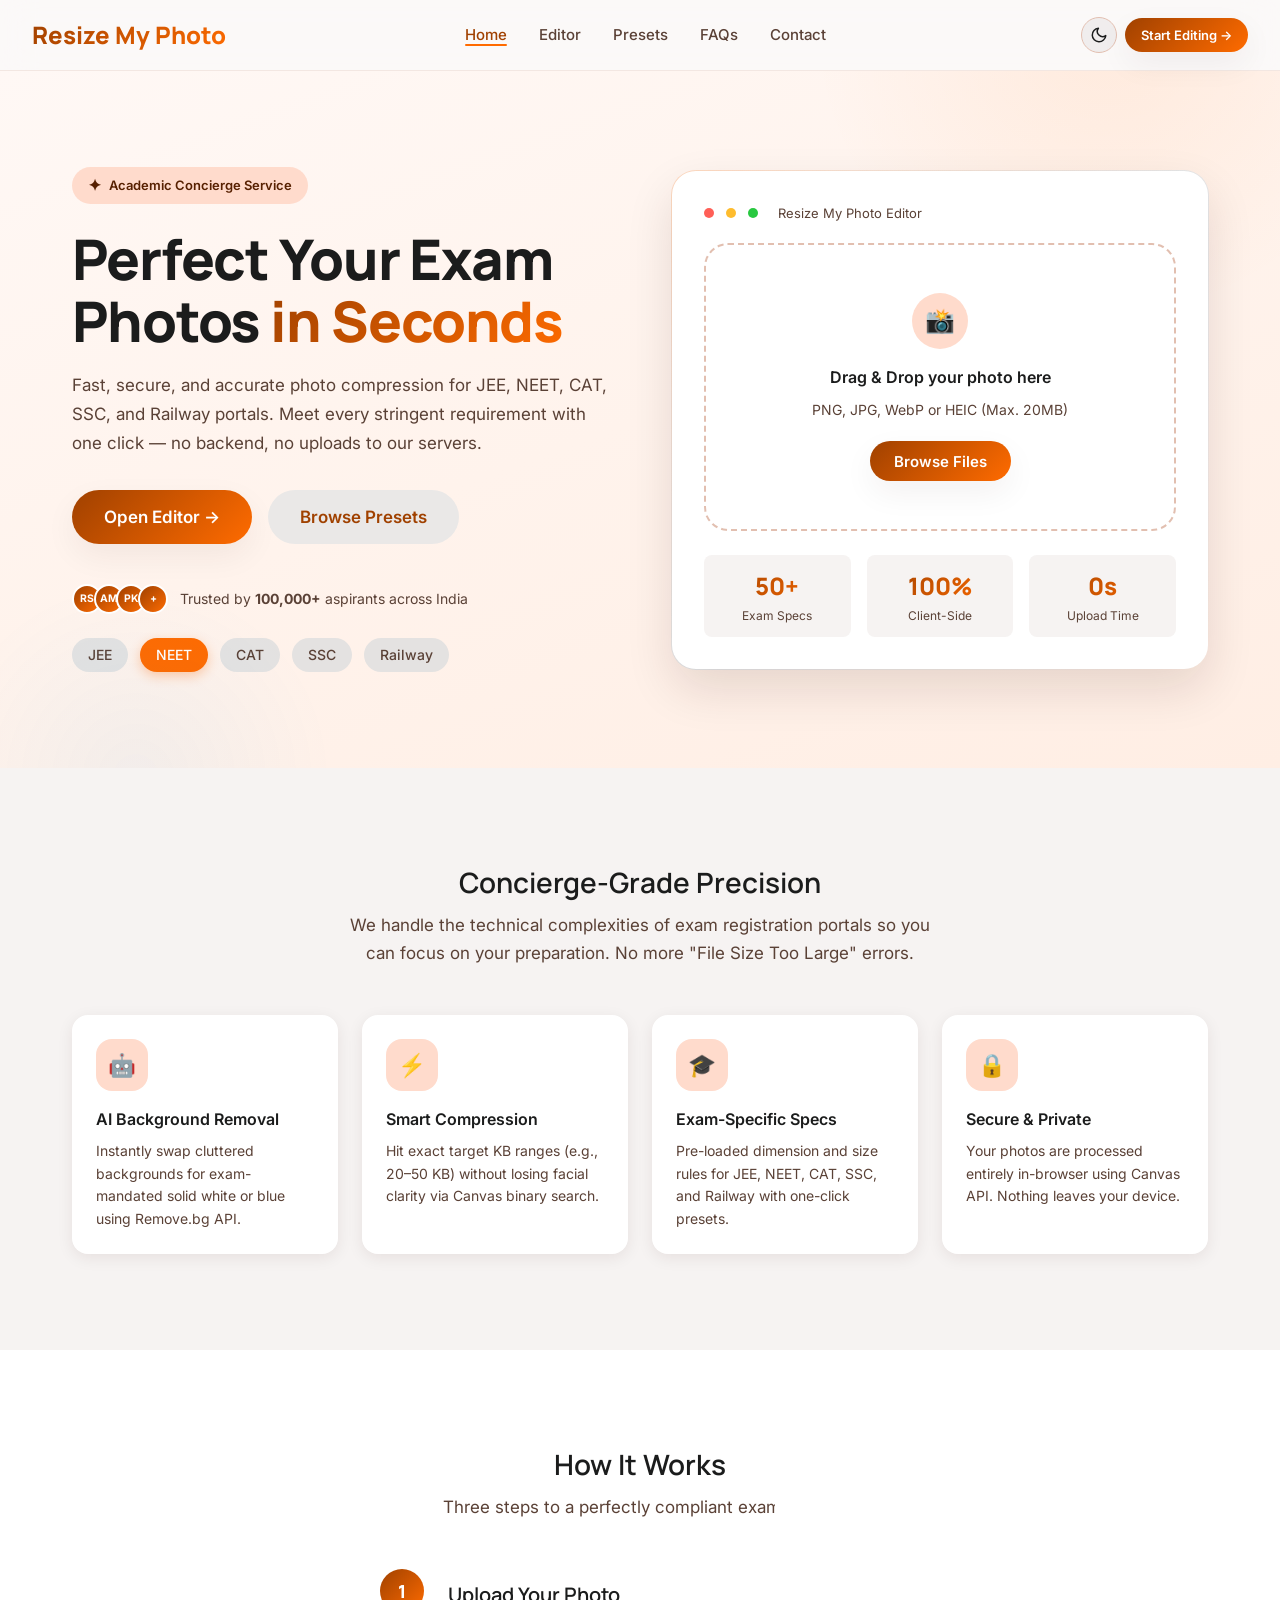
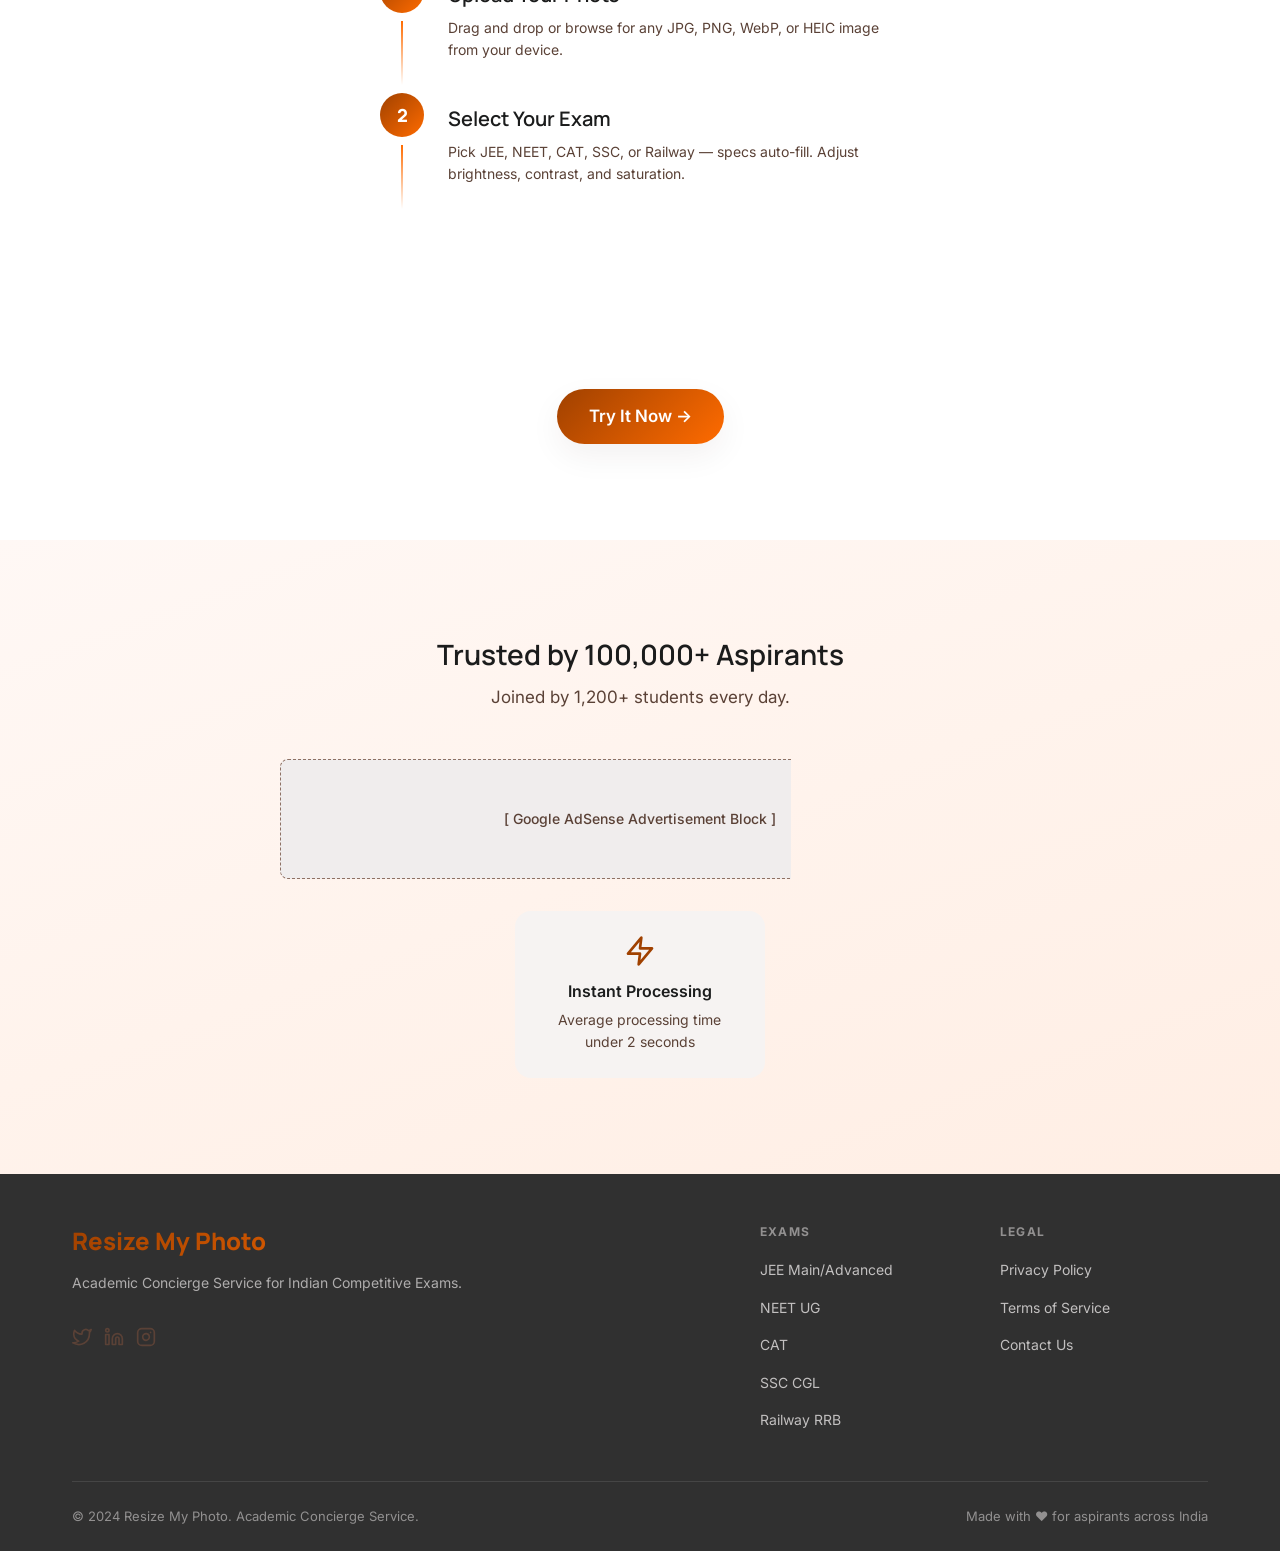
<file: index.html>
<!DOCTYPE html>
<html lang="en">
<head>
  <meta charset="UTF-8" />
  <meta name="viewport" content="width=device-width, initial-scale=1.0" />
  <title>Resize My Photo | Perfect Your Exam Photos in Seconds</title>
  <meta name="description" content="Fast, secure, AI-powered photo compression for JEE, NEET, CAT, SSC, Railway. Meet every exam portal requirement in seconds." />
  <link rel="stylesheet" href="css/styles.css" />
  <!-- Dark mode: apply before render to prevent flash -->
  <script>if(localStorage.getItem('resizemyphoto-theme')==='dark')document.documentElement.setAttribute('data-theme','dark');</script>
  <style>
    /* ── Page-specific styles ── */
    .hero-layout {
      display: grid;
      grid-template-columns: 1fr 1fr;
      gap: 4rem;
      align-items: center;
    }
    .hero-badge {
      display: inline-flex;
      align-items: center;
      gap: 0.5rem;
      background: var(--primary-fixed);
      color: var(--on-primary-container);
      padding: 0.35rem 1rem;
      border-radius: var(--radius-full);
      font-size: 0.8125rem;
      font-weight: 600;
      margin-bottom: 1.5rem;
    }
    .hero-badge span { font-size: 1rem; }
    .hero-headline { margin-bottom: 1.25rem; }
    .hero-headline em {
      font-style: normal;
      background: var(--gradient-primary);
      -webkit-background-clip: text;
      -webkit-text-fill-color: transparent;
      background-clip: text;
    }
    .hero-subtitle {
      color: var(--on-surface-variant);
      font-size: 1.0625rem;
      line-height: 1.7;
      margin-bottom: 2rem;
    }
    .hero-actions {
      display: flex;
      gap: 1rem;
      flex-wrap: wrap;
      margin-bottom: 2.5rem;
    }
    .hero-trust {
      display: flex;
      align-items: center;
      gap: 0.75rem;
      font-size: 0.875rem;
      color: var(--on-surface-variant);
    }
    .trust-avatars {
      display: flex;
    }
    .trust-avatar {
      width: 30px;
      height: 30px;
      border-radius: 50%;
      background: var(--gradient-primary);
      border: 2px solid white;
      margin-right: -8px;
      display: flex;
      align-items: center;
      justify-content: center;
      font-size: 0.65rem;
      font-weight: 700;
      color: white;
    }
    .trust-avatar:last-child { margin-right: 0; }

    /* Hero dropzone card */
    .hero-card {
      background: var(--surface-container-lowest);
      border-radius: var(--radius-lg);
      padding: 2rem;
      box-shadow: var(--shadow-float);
      position: relative;
    }
    .hero-card::before {
      content: '';
      position: absolute;
      inset: -1px;
      border-radius: calc(var(--radius-lg) + 1px);
      background: linear-gradient(135deg, rgba(255,107,0,0.2), rgba(5,158,255,0.1), transparent);
      z-index: -1;
    }
    .hero-card-header {
      display: flex;
      align-items: center;
      gap: 0.75rem;
      margin-bottom: 1.25rem;
    }
    .card-dot {
      width: 10px;
      height: 10px;
      border-radius: 50%;
    }
    .card-dot.red   { background: #ff5f57; }
    .card-dot.amber { background: #febc2e; }
    .card-dot.green { background: #28c840; }

    .stat-row {
      display: flex;
      gap: 1rem;
      margin-top: 1.5rem;
    }
    .stat-item {
      flex: 1;
      background: var(--surface-container-low);
      border-radius: var(--radius-sm);
      padding: 0.75rem 1rem;
      text-align: center;
    }
    .stat-value {
      font-family: var(--font-display);
      font-size: 1.5rem;
      font-weight: 800;
      background: var(--gradient-primary);
      -webkit-background-clip: text;
      -webkit-text-fill-color: transparent;
      background-clip: text;
    }
    .stat-label { font-size: 0.75rem; color: var(--on-surface-variant); }

    /* Features section */
    .features-section { background: var(--surface-container-low); }
    .section-intro { max-width: 600px; margin: 0 auto var(--space-12); text-align: center; }
    .section-intro p { color: var(--on-surface-variant); margin-top: 0.75rem; font-size: 1.0625rem; }

    /* Steps */
    .steps-section { background: var(--surface-container-lowest); }
    .step-item {
      display: flex;
      gap: 1.5rem;
    }
    .step-num {
      width: 44px;
      height: 44px;
      border-radius: 50%;
      background: var(--gradient-primary);
      color: white;
      display: flex;
      align-items: center;
      justify-content: center;
      font-family: var(--font-display);
      font-size: 1.125rem;
      font-weight: 800;
      flex-shrink: 0;
    }
    .step-connector {
      width: 2px;
      flex: 1;
      background: linear-gradient(to bottom, var(--primary-container), transparent);
      margin-top: 0.5rem;
      margin-bottom: 0.5rem;
      min-height: 20px;
    }

    /* Testimonial */
    .testimonial-section { background: var(--gradient-hero); }
    .testimonial-card {
      background: var(--surface-container-lowest);
      border-radius: var(--radius-lg);
      padding: 2.5rem;
      box-shadow: var(--shadow-float);
      max-width: 640px;
      margin: 0 auto;
      text-align: center;
    }
    .testimonial-quote {
      font-family: var(--font-display);
      font-size: 1.125rem;
      font-weight: 600;
      color: var(--on-surface);
      line-height: 1.6;
      margin-bottom: 1.5rem;
    }
    .testimonial-quote::before { content: '"'; }
    .testimonial-quote::after  { content: '"'; }
    .testimonial-author {
      font-size: 0.875rem;
      color: var(--on-surface-variant);
      font-weight: 500;
    }
    .star-row {
      color: #ff9800;
      font-size: 1.1rem;
      margin-bottom: 1rem;
      letter-spacing: 2px;
    }

    /* Exam chips row */
    .exam-chips-strip {
      display: flex;
      gap: 0.75rem;
      flex-wrap: wrap;
      margin-top: 1.5rem;
    }

    @media (max-width: 768px) {
      .hero-layout { grid-template-columns: 1fr; gap: 2.5rem; }
    }
  </style>
</head>
<body>

<!-- ── Navbar ── -->
<nav class="navbar" id="navbar">
  <a href="index.html" class="navbar-brand" id="brand-logo">Resize My Photo</a>
  <ul class="navbar-nav" id="navbar-nav">
    <li><a href="index.html">Home</a></li>
    <li><a href="editor.html">Editor</a></li>
    <li><a href="presets.html">Presets</a></li>
    <li><a href="support.html">FAQs</a></li>
    <li><a href="support.html#contact">Contact</a></li>
  </ul>
  <div class="navbar-cta" style="display:flex;align-items:center;gap:0.5rem">
    <button id="theme-toggle" title="Toggle Dark Mode">
      <svg class="icon-moon" xmlns="http://www.w3.org/2000/svg" width="18" height="18" viewBox="0 0 24 24" fill="none" stroke="currentColor" stroke-width="2" stroke-linecap="round" stroke-linejoin="round"><path d="M21 12.79A9 9 0 1111.21 3 7 7 0 0021 12.79z"/></svg>
      <svg class="icon-sun" style="display:none;" xmlns="http://www.w3.org/2000/svg" width="18" height="18" viewBox="0 0 24 24" fill="none" stroke="currentColor" stroke-width="2" stroke-linecap="round" stroke-linejoin="round"><circle cx="12" cy="12" r="5"/><line x1="12" y1="1" x2="12" y2="3"/><line x1="12" y1="21" x2="12" y2="23"/><line x1="4.22" y1="4.22" x2="5.64" y2="5.64"/><line x1="18.36" y1="18.36" x2="19.78" y2="19.78"/><line x1="1" y1="12" x2="3" y2="12"/><line x1="21" y1="12" x2="23" y2="12"/><line x1="4.22" y1="19.78" x2="5.64" y2="18.36"/><line x1="18.36" y1="5.64" x2="19.78" y2="4.22"/></svg>
    </button>
    <a href="editor.html" class="btn btn-primary btn-sm">Start Editing →</a>
  </div>
  <button class="hamburger" id="hamburger" aria-label="Menu">
    <span></span><span></span><span></span>
  </button>
</nav>

<!-- ── Hero ── -->
<section class="hero" id="hero">
  <div class="container">
    <div class="hero-layout">

      <!-- Left: Copy -->
      <div class="animate-fade-up">
        <div class="hero-badge"><span>✦</span> Academic Concierge Service</div>
        <h1 class="display-lg hero-headline">
          Perfect Your Exam Photos <em>in Seconds</em>
        </h1>
        <p class="hero-subtitle">
          Fast, secure, and accurate photo compression for JEE, NEET, CAT, SSC, and Railway portals. Meet every stringent requirement with one click — no backend, no uploads to our servers.
        </p>
        <div class="hero-actions">
          <a href="editor.html" class="btn btn-primary btn-lg">Open Editor →</a>
          <a href="presets.html" class="btn btn-secondary btn-lg">Browse Presets</a>
        </div>
        <div class="hero-trust">
          <div class="trust-avatars">
            <div class="trust-avatar">RS</div>
            <div class="trust-avatar">AM</div>
            <div class="trust-avatar">PK</div>
            <div class="trust-avatar">+</div>
          </div>
          <span>Trusted by <strong>100,000+</strong> aspirants across India</span>
        </div>
        <div class="exam-chips-strip">
          <span class="chip active">JEE</span>
          <span class="chip">NEET</span>
          <span class="chip">CAT</span>
          <span class="chip">SSC</span>
          <span class="chip">Railway</span>
        </div>
      </div>

      <!-- Right: Upload card -->
      <div class="animate-fade-up" style="animation-delay:0.15s">
        <div class="hero-card">
          <div class="hero-card-header">
            <div class="card-dot red"></div>
            <div class="card-dot amber"></div>
            <div class="card-dot green"></div>
            <span style="font-size:0.8125rem;color:var(--on-surface-variant);margin-left:0.5rem;">Resize My Photo Editor</span>
          </div>

          <div class="dropzone" id="hero-dropzone">
            <input type="file" id="hero-file-input" class="dropzone-input" accept="image/jpeg,image/png,image/webp,image/heic" />
            <div class="dropzone-icon">📸</div>
            <p class="title-md" style="margin-bottom:0.5rem">Drag &amp; Drop your photo here</p>
            <p class="body-sm text-muted" style="margin-bottom:1.25rem">PNG, JPG, WebP or HEIC (Max. 20MB)</p>
            <button class="btn btn-primary" id="hero-browse-btn">Browse Files</button>
          </div>
          <!-- Upload preview shown after file selected -->
          <div class="upload-preview" id="upload-preview">
            <div class="upload-preview-row">
              <img class="upload-preview-thumb" id="preview-thumb" alt="preview" />
              <div class="upload-preview-info">
                <div class="upload-preview-name" id="preview-name"></div>
                <div class="upload-preview-size" id="preview-size"></div>
              </div>
            </div>
            <button class="btn btn-primary" id="go-to-editor-btn" style="width:100%">Open in Editor →</button>
          </div>

          <!-- Stats -->
          <div class="stat-row">
            <div class="stat-item">
              <div class="stat-value">50+</div>
              <div class="stat-label">Exam Specs</div>
            </div>
            <div class="stat-item">
              <div class="stat-value">100%</div>
              <div class="stat-label">Client-Side</div>
            </div>
            <div class="stat-item">
              <div class="stat-value">0s</div>
              <div class="stat-label">Upload Time</div>
            </div>
          </div>
        </div>
      </div>
    </div>
  </div>
</section>

<!-- ── Features ── -->
<section class="section features-section" id="features">
  <div class="container">
    <div class="section-intro animate-fade-up">
      <h2 class="headline-md">Concierge-Grade Precision</h2>
      <p>We handle the technical complexities of exam registration portals so you can focus on your preparation. No more "File Size Too Large" errors.</p>
    </div>

    <div class="grid grid-4 stagger">
      <div class="feature-card animate-fade-up">
        <div class="feature-icon">🤖</div>
        <h3 class="title-md" style="margin-bottom:0.5rem">AI Background Removal</h3>
        <p class="body-sm text-muted">Instantly swap cluttered backgrounds for exam-mandated solid white or blue using Remove.bg API.</p>
      </div>
      <div class="feature-card animate-fade-up">
        <div class="feature-icon">⚡</div>
        <h3 class="title-md" style="margin-bottom:0.5rem">Smart Compression</h3>
        <p class="body-sm text-muted">Hit exact target KB ranges (e.g., 20–50 KB) without losing facial clarity via Canvas binary search.</p>
      </div>
      <div class="feature-card animate-fade-up">
        <div class="feature-icon">🎓</div>
        <h3 class="title-md" style="margin-bottom:0.5rem">Exam-Specific Specs</h3>
        <p class="body-sm text-muted">Pre-loaded dimension and size rules for JEE, NEET, CAT, SSC, and Railway with one-click presets.</p>
      </div>
      <div class="feature-card animate-fade-up">
        <div class="feature-icon">🔒</div>
        <h3 class="title-md" style="margin-bottom:0.5rem">Secure &amp; Private</h3>
        <p class="body-sm text-muted">Your photos are processed entirely in-browser using Canvas API. Nothing leaves your device.</p>
      </div>
    </div>
  </div>
</section>

<!-- ── How It Works ── -->
<section class="section steps-section">
  <div class="container container-sm">
    <div class="section-intro animate-fade-up" style="max-width:100%">
      <h2 class="headline-md">How It Works</h2>
      <p>Three steps to a perfectly compliant exam photo.</p>
    </div>

    <div style="max-width:520px;margin:0 auto;display:flex;flex-direction:column;gap:0">
      <div class="step-item animate-fade-up">
        <div style="display:flex;flex-direction:column;align-items:center">
          <div class="step-num">1</div>
          <div class="step-connector"></div>
        </div>
        <div style="padding-top:0.6rem; padding-bottom: 2rem;">
          <h3 class="title-lg" style="margin-bottom:0.35rem">Upload Your Photo</h3>
          <p class="body-sm text-muted">Drag and drop or browse for any JPG, PNG, WebP, or HEIC image from your device.</p>
        </div>
      </div>
      <div class="step-item animate-fade-up">
        <div style="display:flex;flex-direction:column;align-items:center">
          <div class="step-num">2</div>
          <div class="step-connector"></div>
        </div>
        <div style="padding-top:0.6rem; padding-bottom: 2rem;">
          <h3 class="title-lg" style="margin-bottom:0.35rem">Select Your Exam</h3>
          <p class="body-sm text-muted">Pick JEE, NEET, CAT, SSC, or Railway — specs auto-fill. Adjust brightness, contrast, and saturation.</p>
        </div>
      </div>
      <div class="step-item animate-fade-up">
        <div style="display:flex;flex-direction:column;align-items:center">
          <div class="step-num">3</div>
        </div>
        <div style="padding-top:0.6rem; padding-bottom: 2rem;">
          <h3 class="title-lg" style="margin-bottom:0.35rem">Download &amp; Submit</h3>
          <p class="body-sm text-muted">Get your perfectly compressed, resized photo ready for portal upload in seconds.</p>
        </div>
      </div>
    </div>

    <div class="text-center" style="margin-top:3rem">
      <a href="editor.html" class="btn btn-primary btn-lg">Try It Now →</a>
    </div>
  </div>
</section>

<!-- ── Testimonial ── -->
<section class="section testimonial-section">
  <div class="container">
    <div class="section-intro animate-fade-up">
      <h2 class="headline-md">Trusted by 100,000+ Aspirants</h2>
      <p>Joined by 1,200+ students every day.</p>
    </div>

    <!-- Google AdSense Placeholder -->
    <div class="ad-placeholder animate-fade-up" style="margin: 0 auto; max-width: 720px; text-align: center; background: var(--surface-container); border: 1px dashed var(--outline); padding: 1rem; color: var(--on-surface-variant); border-radius: var(--radius-sm); min-height: 120px; display: flex; align-items: center; justify-content: center;">
      <div style="font-size: 0.875rem; font-weight: 500;">
        [ Google AdSense Advertisement Block ]
      </div>
    </div>

    <div class="grid grid-3 stagger" style="margin-top:2rem;max-width:800px;margin-left:auto;margin-right:auto">
      <div class="card-flat text-center animate-fade-up" style="padding:1.5rem">
        <div style="display:flex;justify-content:center;margin-bottom:0.75rem">
          <svg xmlns="http://www.w3.org/2000/svg" width="32" height="32" viewBox="0 0 24 24" fill="none" stroke="var(--primary)" stroke-width="2" stroke-linecap="round" stroke-linejoin="round"><circle cx="12" cy="12" r="10"/><circle cx="12" cy="12" r="6"/><circle cx="12" cy="12" r="2"/></svg>
        </div>
        <div class="title-md">Portal Tested</div>
        <p class="body-sm text-muted" style="margin-top:0.25rem">Works with NTA, IIM CAT, SSC, RRB portals</p>
      </div>
      <div class="card-flat text-center animate-fade-up" style="padding:1.5rem">
        <div style="display:flex;justify-content:center;margin-bottom:0.75rem">
          <svg xmlns="http://www.w3.org/2000/svg" width="32" height="32" viewBox="0 0 24 24" fill="none" stroke="var(--primary)" stroke-width="2" stroke-linecap="round" stroke-linejoin="round"><path d="M13 2L3 14h9l-1 8 10-12h-9l1-8z"/></svg>
        </div>
        <div class="title-md">Instant Processing</div>
        <p class="body-sm text-muted" style="margin-top:0.25rem">Average processing time under 2 seconds</p>
      </div>
      <div class="card-flat text-center animate-fade-up" style="padding:1.5rem">
        <div style="display:flex;justify-content:center;margin-bottom:0.75rem">
          <svg xmlns="http://www.w3.org/2000/svg" width="32" height="32" viewBox="0 0 24 24" fill="none" stroke="var(--primary)" stroke-width="2" stroke-linecap="round" stroke-linejoin="round"><rect x="3" y="11" width="18" height="11" rx="2" ry="2"/><path d="M7 11V7a5 5 0 0110 0v4"/></svg>
        </div>
        <div class="title-md">Free Forever</div>
        <p class="body-sm text-muted" style="margin-top:0.25rem">Core features always free, no signup needed</p>
      </div>
    </div>
  </div>
</section>

<!-- ── Footer ── -->
<footer>
  <div class="container">
    <div class="footer-grid">
      <div>
        <div class="footer-brand">Resize My Photo</div>
        <p class="footer-tagline">Academic Concierge Service for Indian Competitive Exams.</p>
        <div style="display:flex;gap:0.75rem;align-items:center">
          <a href="#" style="color:var(--on-surface-variant);transition:color 0.2s" onmouseover="this.style.color='var(--primary)'" onmouseout="this.style.color='var(--on-surface-variant)'">
            <svg xmlns="http://www.w3.org/2000/svg" width="20" height="20" viewBox="0 0 24 24" fill="none" stroke="currentColor" stroke-width="2" stroke-linecap="round" stroke-linejoin="round"><path d="M23 3a10.9 10.9 0 0 1-3.14 1.53 4.48 4.48 0 0 0-7.86 3v1A10.66 10.66 0 0 1 3 4s-4 9 5 13a11.64 11.64 0 0 1-7 2c9 5 20 0 20-11.5a4.5 4.5 0 0 0-.08-.83A7.72 7.72 0 0 0 23 3z"/></svg>
          </a>
          <a href="#" style="color:var(--on-surface-variant);transition:color 0.2s" onmouseover="this.style.color='var(--primary)'" onmouseout="this.style.color='var(--on-surface-variant)'">
            <svg xmlns="http://www.w3.org/2000/svg" width="20" height="20" viewBox="0 0 24 24" fill="none" stroke="currentColor" stroke-width="2" stroke-linecap="round" stroke-linejoin="round"><path d="M16 8a6 6 0 0 1 6 6v7h-4v-7a2 2 0 0 0-2-2 2 2 0 0 0-2 2v7h-4v-7a6 6 0 0 1 6-6z"/><rect x="2" y="9" width="4" height="12"/><circle cx="4" cy="4" r="2"/></svg>
          </a>
          <a href="#" style="color:var(--on-surface-variant);transition:color 0.2s" onmouseover="this.style.color='var(--primary)'" onmouseout="this.style.color='var(--on-surface-variant)'">
            <svg xmlns="http://www.w3.org/2000/svg" width="20" height="20" viewBox="0 0 24 24" fill="none" stroke="currentColor" stroke-width="2" stroke-linecap="round" stroke-linejoin="round"><rect x="2" y="2" width="20" height="20" rx="5" ry="5"/><path d="M16 11.37A4 4 0 1 1 12.63 8 4 4 0 0 1 16 11.37z"/><line x1="17.5" y1="6.5" x2="17.51" y2="6.5"/></svg>
          </a>
        </div>
      </div>
      <div>
        <p class="footer-col-title">Product</p>
        <ul class="footer-links">
          <li><a href="editor.html">Image Editor</a></li>
          <li><a href="presets.html">Exam Presets</a></li>
          <li><a href="support.html">FAQ</a></li>
        </ul>
      </div>
      <div>
        <p class="footer-col-title">Exams</p>
        <ul class="footer-links">
          <li><a href="presets.html?exam=jee">JEE Main/Advanced</a></li>
          <li><a href="presets.html?exam=neet">NEET UG</a></li>
          <li><a href="presets.html?exam=cat">CAT</a></li>
          <li><a href="presets.html?exam=ssc">SSC CGL</a></li>
          <li><a href="presets.html?exam=railway">Railway RRB</a></li>
        </ul>
      </div>
      <div>
        <p class="footer-col-title">Legal</p>
        <ul class="footer-links">
          <li><a href="#">Privacy Policy</a></li>
          <li><a href="#">Terms of Service</a></li>
          <li><a href="support.html#contact">Contact Us</a></li>
        </ul>
      </div>
    </div>
    <div class="footer-divider"></div>
    <div class="footer-bottom">
      <span>© 2024 Resize My Photo. Academic Concierge Service.</span>
      <span>Made with ❤ for aspirants across India</span>
    </div>
  </div>
</footer>

<div id="toast-container"></div>

<script src="js/editor.js"></script>
<script src="js/app.js"></script>
<script>
  // Hero dropzone — show thumbnail preview, then navigate on confirmation
  const heroDropzone   = document.getElementById('hero-dropzone');
  const heroInput      = document.getElementById('hero-file-input');
  const uploadPreview  = document.getElementById('upload-preview');
  const previewThumb   = document.getElementById('preview-thumb');
  const previewName    = document.getElementById('preview-name');
  const previewSize    = document.getElementById('preview-size');
  const heroDropzoneEl = document.getElementById('hero-dropzone');

  let pendingFile = null;

  function showUploadPreview(file) {
    pendingFile = file;
    const url = URL.createObjectURL(file);
    previewThumb.src = url;
    previewName.textContent = file.name;
    previewSize.textContent = formatBytes(file.size) + ' · Click "Open in Editor" to proceed';
    uploadPreview.classList.add('visible');
    heroDropzoneEl.style.paddingBottom = '0.75rem';
  }

  function handleHeroFiles(files) {
    if (!files.length) return;
    const file = files[0];
    showUploadPreview(file);
  }

  // Browse Files button only triggers file picker — does NOT submit the dropzone
  document.getElementById('hero-browse-btn').addEventListener('click', e => {
    e.stopPropagation();
    heroInput.click();
  });

  initDropzone(heroDropzone, heroInput, handleHeroFiles);

  // Go to Editor button — store file and redirect
  document.getElementById('go-to-editor-btn').addEventListener('click', () => {
    if (!pendingFile) return;
    const reader = new FileReader();
    reader.onload = e => {
      sessionStorage.setItem('resizemyphoto_pending_image', e.target.result);
      sessionStorage.setItem('resizemyphoto_pending_name', pendingFile.name);
      sessionStorage.setItem('resizemyphoto_pending_size', pendingFile.size);
      window.location.href = 'editor.html';
    };
    reader.readAsDataURL(pendingFile);
  });

  // Animated exam chip switcher in hero
  const chips = document.querySelectorAll('.exam-chips-strip .chip');
  let chipIdx = 0;
  setInterval(() => {
    chips[chipIdx].classList.remove('active');
    chipIdx = (chipIdx + 1) % chips.length;
    chips[chipIdx].classList.add('active');
  }, 2000);
</script>
</body>
</html>
</file>
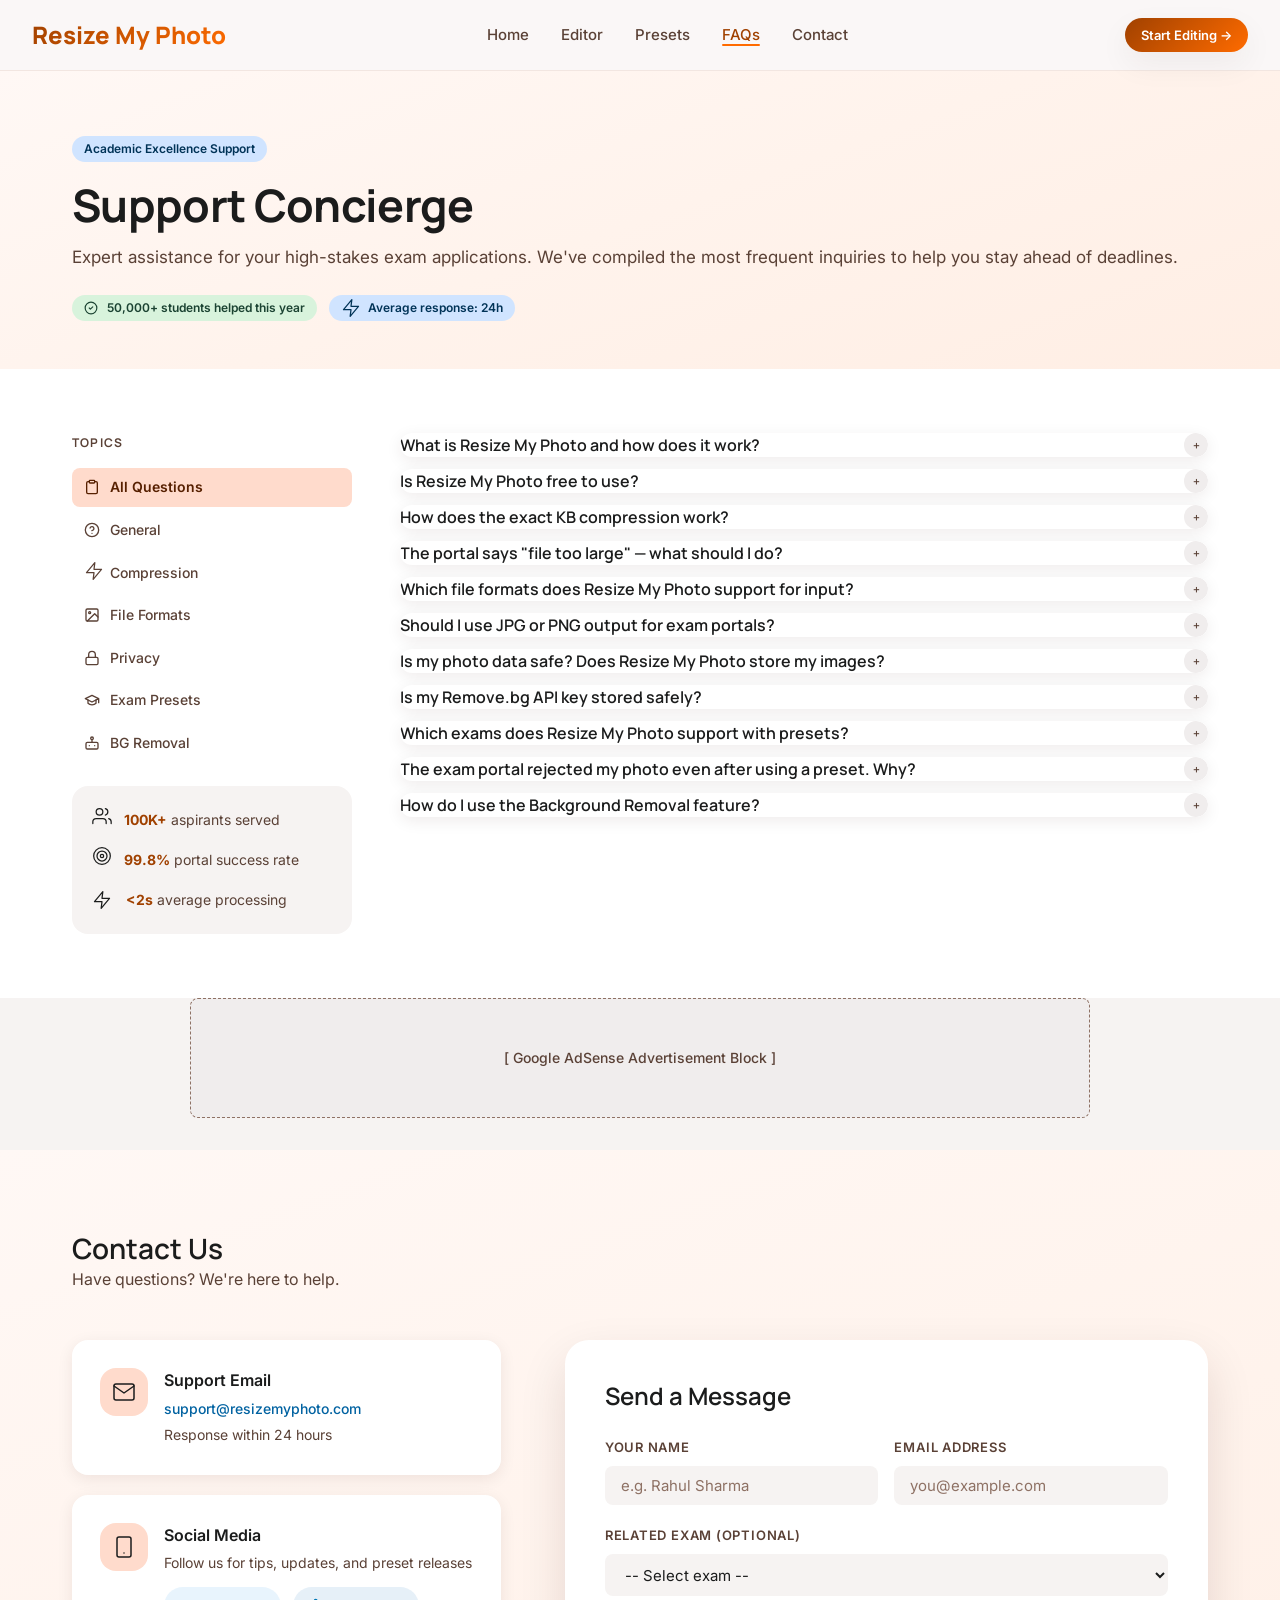
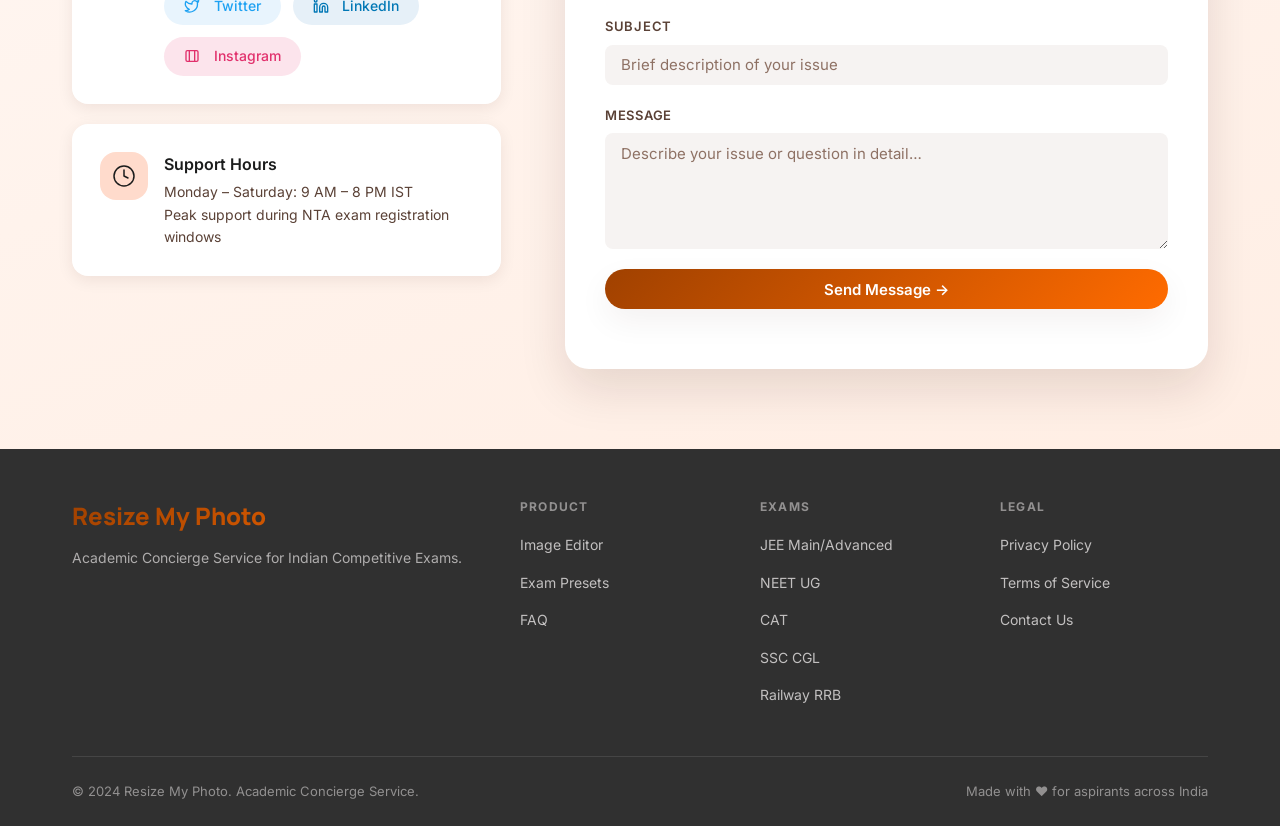
<file: support.html>
<!DOCTYPE html>
<html lang="en">
<head>
  <meta charset="UTF-8" />
  <meta name="viewport" content="width=device-width, initial-scale=1.0" />
  <title>Support — Resize My Photo Academic Concierge</title>
  <meta name="description" content="Frequently asked questions and contact information for Resize My Photo exam photo preparation service." />
  <link rel="stylesheet" href="css/styles.css" />
  <style>
    .support-page { background: var(--surface-container-low); min-height: 100vh; }

    .page-hero {
      background: var(--gradient-hero);
      padding: 4rem 0 3rem;
    }
    .page-hero h1 { margin-bottom: 0.75rem; }
    .page-hero p { color: var(--on-surface-variant); font-size: 1.0625rem; }

    .faq-section {
      background: var(--surface-container-lowest);
      padding: 4rem 0;
    }
    .faq-layout {
      display: grid;
      grid-template-columns: 280px 1fr;
      gap: 3rem;
      align-items: start;
    }
    .faq-sidebar {
      position: sticky;
      top: 85px;
    }
    .faq-sidebar-title {
      font-family: var(--font-display);
      font-size: 0.75rem;
      font-weight: 700;
      text-transform: uppercase;
      letter-spacing: 0.1em;
      color: var(--on-surface-variant);
      margin-bottom: 1rem;
    }
    .faq-category-link {
      display: block;
      padding: 0.5rem 0.75rem;
      border-radius: var(--radius-sm);
      font-size: 0.875rem;
      font-weight: 500;
      color: var(--on-surface-variant);
      transition: all var(--transition-fast);
      cursor: pointer;
      margin-bottom: 0.25rem;
    }
    .faq-category-link:hover { background: var(--surface-container); color: var(--primary); }
    .faq-category-link.active { background: var(--primary-fixed); color: var(--on-primary-container); font-weight: 600; }

    .faq-stats {
      background: var(--surface-container-low);
      border-radius: var(--radius-md);
      padding: 1.25rem;
      margin-top: 1.5rem;
      display: flex;
      flex-direction: column;
      gap: 0.75rem;
    }
    .faq-stat {
      display: flex;
      align-items: center;
      gap: 0.75rem;
      font-size: 0.875rem;
    }
    .faq-stat-icon { font-size: 1.1rem; }
    .faq-stat-text { color: var(--on-surface-variant); }
    .faq-stat-num  { font-weight: 700; color: var(--primary); }

    .contact-section {
      background: var(--gradient-hero);
      padding: 5rem 0;
    }
    .contact-layout {
      display: grid;
      grid-template-columns: 1fr 1.5fr;
      gap: 4rem;
      align-items: start;
    }
    .contact-card {
      background: var(--surface-container-lowest);
      border-radius: var(--radius-md);
      padding: 1.75rem;
      box-shadow: var(--shadow-card);
      display: flex;
      gap: 1rem;
      align-items: flex-start;
      transition: box-shadow var(--transition-fast);
    }
    .contact-card:hover { box-shadow: var(--shadow-soft); }
    .contact-card-icon {
      width: 48px;
      height: 48px;
      border-radius: var(--radius-md);
      background: var(--primary-fixed);
      display: flex;
      align-items: center;
      justify-content: center;
      font-size: 1.4rem;
      flex-shrink: 0;
    }
    .contact-card-title { font-weight: 600; margin-bottom: 0.25rem; }
    .contact-card-detail { font-size: 0.875rem; color: var(--on-surface-variant); }
    .contact-card a { color: var(--tertiary); font-weight: 500; }

    .social-grid {
      display: flex;
      gap: 0.75rem;
      flex-wrap: wrap;
      margin-top: 0.75rem;
    }
    .social-btn {
      display: inline-flex;
      align-items: center;
      gap: 0.5rem;
      padding: 0.5rem 1.25rem;
      border-radius: var(--radius-full);
      font-size: 0.875rem;
      font-weight: 600;
      text-decoration: none;
      transition: all var(--transition-fast);
    }
    .social-btn.twitter  { background: #e8f4fd; color: #1da1f2; }
    .social-btn.linkedin { background: #e6f0f8; color: #0077b5; }
    .social-btn.insta    { background: #fce4ec; color: #e1306c; }
    .social-btn:hover    { transform: translateY(-2px); box-shadow: var(--shadow-card); }

    /* Contact form */
    .contact-form {
      background: var(--surface-container-lowest);
      border-radius: var(--radius-lg);
      padding: 2.5rem;
      box-shadow: var(--shadow-float);
    }
    .contact-form h3 { margin-bottom: 1.5rem; }
    .form-row {
      display: grid;
      grid-template-columns: 1fr 1fr;
      gap: 1rem;
    }
    textarea.field-input {
      resize: vertical;
      min-height: 100px;
    }

    @media (max-width: 900px) {
      .faq-layout     { grid-template-columns: 1fr; }
      .faq-sidebar    { position: static; }
      .contact-layout { grid-template-columns: 1fr; }
    }
    @media (max-width: 600px) {
      .form-row { grid-template-columns: 1fr; }
    }
  </style>
</head>
<body class="support-page">

<!-- ── Navbar ── -->
<nav class="navbar" id="navbar">
  <a href="index.html" class="navbar-brand">Resize My Photo</a>
  <ul class="navbar-nav" id="navbar-nav">
    <li><a href="index.html">Home</a></li>
    <li><a href="editor.html">Editor</a></li>
    <li><a href="presets.html">Presets</a></li>
    <li><a href="support.html">FAQs</a></li>
    <li><a href="support.html#contact">Contact</a></li>
  </ul>
  <div class="navbar-cta">
    <a href="editor.html" class="btn btn-primary btn-sm">Start Editing →</a>
  </div>
  <button class="hamburger" id="hamburger" aria-label="Menu">
    <span></span><span></span><span></span>
  </button>
</nav>

<!-- ── Page Hero ── -->
<div class="page-hero">
  <div class="container">
    <div class="animate-fade-up">
      <div class="badge badge-info" style="margin-bottom:1rem;display:inline-flex">Academic Excellence Support</div>
      <h1 class="display-md">Support Concierge</h1>
      <p>Expert assistance for your high-stakes exam applications. We've compiled the most frequent inquiries to help you stay ahead of deadlines.</p>
      <div style="display:flex;gap:0.75rem;margin-top:1.5rem;flex-wrap:wrap">
        <span class="badge badge-success"><svg xmlns="http://www.w3.org/2000/svg" width="14" height="14" viewBox="0 0 24 24" fill="none" stroke="currentColor" stroke-width="2" stroke-linecap="round" stroke-linejoin="round" style="margin-right:0.25rem"><circle cx="12" cy="12" r="10"/><path d="m9 12 2 2 4-4"/></svg> 50,000+ students helped this year</span>
        <span class="badge badge-info"><svg xmlns="http://www.w3.org/2000/svg" width="20" height="20" viewBox="0 0 24 24" fill="none" stroke="currentColor" stroke-width="1.5" stroke-linecap="round" stroke-linejoin="round" style="margin-right:0.15rem;vertical-align:text-bottom"><path d="M13 2L3 14h9l-1 8 10-12h-9l1-8z"/></svg> Average response: 24h</span>
      </div>
    </div>
  </div>
</div>

<!-- ── FAQ Section ── -->
<section class="faq-section" id="faqs">
  <div class="container">
    <div class="faq-layout">
      <!-- Sidebar -->
      <div class="faq-sidebar animate-fade-up">
        <p class="faq-sidebar-title">Topics</p>
        <div class="faq-category-link active" onclick="filterFAQ('all')"><svg xmlns="http://www.w3.org/2000/svg" width="16" height="16" viewBox="0 0 24 24" fill="none" stroke="currentColor" stroke-width="2" stroke-linecap="round" stroke-linejoin="round" style="margin-right:0.35rem;vertical-align:text-bottom"><path d="M16 4h2a2 2 0 0 1 2 2v14a2 2 0 0 1-2 2H6a2 2 0 0 1-2-2V6a2 2 0 0 1 2-2h2"/><rect x="8" y="2" width="8" height="4" rx="1" ry="1"/></svg> All Questions</div>
        <div class="faq-category-link" onclick="filterFAQ('general')"><svg xmlns="http://www.w3.org/2000/svg" width="16" height="16" viewBox="0 0 24 24" fill="none" stroke="currentColor" stroke-width="2" stroke-linecap="round" stroke-linejoin="round" style="margin-right:0.35rem;vertical-align:text-bottom"><circle cx="12" cy="12" r="10"/><path d="M9.09 9a3 3 0 0 1 5.83 1c0 2-3 3-3 3"/><line x1="12" y1="17" x2="12.01" y2="17"/></svg> General</div>
        <div class="faq-category-link" onclick="filterFAQ('compression')"><svg xmlns="http://www.w3.org/2000/svg" width="20" height="20" viewBox="0 0 24 24" fill="none" stroke="currentColor" stroke-width="1.5" stroke-linecap="round" stroke-linejoin="round" style="margin-right:0.15rem;vertical-align:text-bottom"><path d="M13 2L3 14h9l-1 8 10-12h-9l1-8z"/></svg> Compression</div>
        <div class="faq-category-link" onclick="filterFAQ('formats')"><svg xmlns="http://www.w3.org/2000/svg" width="16" height="16" viewBox="0 0 24 24" fill="none" stroke="currentColor" stroke-width="2" stroke-linecap="round" stroke-linejoin="round" style="margin-right:0.35rem;vertical-align:text-bottom"><rect x="3" y="3" width="18" height="18" rx="2" ry="2"/><circle cx="8.5" cy="8.5" r="1.5"/><polyline points="21 15 16 10 5 21"/></svg> File Formats</div>
        <div class="faq-category-link" onclick="filterFAQ('privacy')"><svg xmlns="http://www.w3.org/2000/svg" width="16" height="16" viewBox="0 0 24 24" fill="none" stroke="currentColor" stroke-width="2" stroke-linecap="round" stroke-linejoin="round" style="margin-right:0.35rem;vertical-align:text-bottom"><rect x="3" y="11" width="18" height="11" rx="2" ry="2"/><path d="M7 11V7a5 5 0 0 1 10 0v4"/></svg> Privacy</div>
        <div class="faq-category-link" onclick="filterFAQ('presets')"><svg xmlns="http://www.w3.org/2000/svg" width="16" height="16" viewBox="0 0 24 24" fill="none" stroke="currentColor" stroke-width="2" stroke-linecap="round" stroke-linejoin="round" style="margin-right:0.35rem;vertical-align:text-bottom"><path d="M22 10v6M2 10l10-5 10 5-10 5z"/><path d="M6 12v5c3 3 9 3 12 0v-5"/></svg> Exam Presets</div>
        <div class="faq-category-link" onclick="filterFAQ('bgremoval')"><svg xmlns="http://www.w3.org/2000/svg" width="16" height="16" viewBox="0 0 24 24" fill="none" stroke="currentColor" stroke-width="2" stroke-linecap="round" stroke-linejoin="round" style="margin-right:0.35rem;vertical-align:text-bottom"><rect x="3" y="11" width="18" height="10" rx="2"/><circle cx="12" cy="5" r="2"/><path d="M12 7v4"/><line x1="8" y1="16" x2="8" y2="16"/><line x1="16" y1="16" x2="16" y2="16"/></svg> BG Removal</div>

        <div class="faq-stats">
          <div class="faq-stat">
            <span class="faq-stat-icon"><svg xmlns="http://www.w3.org/2000/svg" width="20" height="20" viewBox="0 0 24 24" fill="none" stroke="currentColor" stroke-width="1.5" stroke-linecap="round" stroke-linejoin="round"><path d="M17 21v-2a4 4 0 0 0-4-4H5a4 4 0 0 0-4 4v2"/><circle cx="9" cy="7" r="4"/><path d="M23 21v-2a4 4 0 0 0-3-3.87"/><path d="M16 3.13a4 4 0 0 1 0 7.75"/></svg></span>
            <div><span class="faq-stat-num">100K+</span> <span class="faq-stat-text">aspirants served</span></div>
          </div>
          <div class="faq-stat">
            <span class="faq-stat-icon"><svg xmlns="http://www.w3.org/2000/svg" width="20" height="20" viewBox="0 0 24 24" fill="none" stroke="currentColor" stroke-width="1.5" stroke-linecap="round" stroke-linejoin="round"><circle cx="12" cy="12" r="10"/><circle cx="12" cy="12" r="6"/><circle cx="12" cy="12" r="2"/></svg></span>
            <div><span class="faq-stat-num">99.8%</span> <span class="faq-stat-text">portal success rate</span></div>
          </div>
          <div class="faq-stat">
            <span class="faq-stat-icon"><svg xmlns="http://www.w3.org/2000/svg" width="20" height="20" viewBox="0 0 24 24" fill="none" stroke="currentColor" stroke-width="1.5" stroke-linecap="round" stroke-linejoin="round" style="margin-right:0.15rem;vertical-align:text-bottom"><path d="M13 2L3 14h9l-1 8 10-12h-9l1-8z"/></svg></span>
            <div><span class="faq-stat-num">&lt;2s</span> <span class="faq-stat-text">average processing</span></div>
          </div>
        </div>
      </div>

      <!-- FAQ list -->
      <div id="faq-list">
        <!-- General -->
        <div class="accordion-item animate-fade-up" data-category="general">
          <button class="accordion-trigger">
            What is Resize My Photo and how does it work?
            <span class="accordion-icon">+</span>
          </button>
          <div class="accordion-body">
            <div class="accordion-body-inner">
              Resize My Photo is a client-side image processing tool for Indian competitive exam aspirants. It runs entirely in your browser using the HTML5 Canvas API — no server uploads, no account required. Simply drag your photo, select your exam preset, adjust settings, and download the perfectly compressed and resized image.
            </div>
          </div>
        </div>

        <div class="accordion-item animate-fade-up" data-category="general">
          <button class="accordion-trigger">
            Is Resize My Photo free to use?
            <span class="accordion-icon">+</span>
          </button>
          <div class="accordion-body">
            <div class="accordion-body-inner">
              Yes! All core features — drag & drop upload, compression, resizing, format conversion, brightness/contrast adjustments, and exam presets — are completely free with no signup required. The only paid feature is Background Removal via the Remove.bg API, which requires your own API key (Remove.bg offers 50 free removals/month).
            </div>
          </div>
        </div>

        <div class="accordion-item animate-fade-up" data-category="compression">
          <button class="accordion-trigger">
            How does the exact KB compression work?
            <span class="accordion-icon">+</span>
          </button>
          <div class="accordion-body">
            <div class="accordion-body-inner">
              Resize My Photo uses a binary search algorithm on the JPEG quality parameter (0–100%) to hit your exact target file size. It runs up to 30 iterations, each time adjusting the quality up or down until the output file size falls within your specified min–max KB range. This guarantees you hit portal requirements without unnecessarily degrading image quality.
            </div>
          </div>
        </div>

        <div class="accordion-item animate-fade-up" data-category="compression">
          <button class="accordion-trigger">
            The portal says "file too large" — what should I do?
            <span class="accordion-icon">+</span>
          </button>
          <div class="accordion-body">
            <div class="accordion-body-inner">
              Go to the Editor, upload your photo, and set the <strong>Max KB</strong> field to the portal's maximum (e.g., 50 KB for SSC). Click <em>Process & Download</em> — Resize My Photo will compress it to fit. Also ensure the pixel dimensions match (set Width and Height or use an exam preset that auto-fills them).
            </div>
          </div>
        </div>

        <div class="accordion-item animate-fade-up" data-category="formats">
          <button class="accordion-trigger">
            Which file formats does Resize My Photo support for input?
            <span class="accordion-icon">+</span>
          </button>
          <div class="accordion-body">
            <div class="accordion-body-inner">
              Resize My Photo accepts <strong>JPG, PNG, WebP</strong>, and <strong>HEIC</strong> (Apple iPhone photos) as input. Output can be exported as JPG or PNG. Note: HEIC support depends on your browser — Safari on macOS/iOS handles it natively. On other browsers, use a HEIC-to-JPG converter first if you face issues.
            </div>
          </div>
        </div>

        <div class="accordion-item animate-fade-up" data-category="formats">
          <button class="accordion-trigger">
            Should I use JPG or PNG output for exam portals?
            <span class="accordion-icon">+</span>
          </button>
          <div class="accordion-body">
            <div class="accordion-body-inner">
              Almost all Indian exam portals (NTA, SSC, RRB) require <strong>JPG/JPEG</strong> format. PNG is only needed for documents that require transparency (rare). Resize My Photo defaults to JPG for all exam presets. PNG files are typically 3–5× larger, making it harder to hit the KB target.
            </div>
          </div>
        </div>

        <div class="accordion-item animate-fade-up" data-category="privacy">
          <button class="accordion-trigger">
            Is my photo data safe? Does Resize My Photo store my images?
            <span class="accordion-icon">+</span>
          </button>
          <div class="accordion-body">
            <div class="accordion-body-inner">
              Absolutely. Resize My Photo processes everything <strong>100% client-side</strong> in your browser — your photos never leave your device (except when you use the optional Remove.bg API feature, which sends your image to Remove.bg's servers). No servers, no cloud storage, no cookies containing your images.
            </div>
          </div>
        </div>

        <div class="accordion-item animate-fade-up" data-category="privacy">
          <button class="accordion-trigger">
            Is my Remove.bg API key stored safely?
            <span class="accordion-icon">+</span>
          </button>
          <div class="accordion-body">
            <div class="accordion-body-inner">
              Your API key is stored only in your browser's <code>sessionStorage</code> — it's cleared when you close the tab. It's never sent to Resize My Photo's servers (we don't have any). You can get a free API key at <a href="https://www.remove.bg/api" target="_blank" style="color:var(--tertiary);font-weight:600">remove.bg/api</a> (50 free removals/month).
            </div>
          </div>
        </div>

        <div class="accordion-item animate-fade-up" data-category="presets">
          <button class="accordion-trigger">
            Which exams does Resize My Photo support with presets?
            <span class="accordion-icon">+</span>
          </button>
          <div class="accordion-body">
            <div class="accordion-body-inner">
              Currently Resize My Photo supports: <strong>JEE Main/Advanced</strong> (NTA), <strong>NEET UG</strong> (NTA), <strong>CAT</strong> (IIM), <strong>SSC CGL/CHSL</strong>, and <strong>Railway RRB/NTPC</strong>. Each preset auto-fills pixel dimensions, file size range, format, and background color. More exams (UPSC, GATE, CLAT) are planned.
            </div>
          </div>
        </div>

        <div class="accordion-item animate-fade-up" data-category="presets">
          <button class="accordion-trigger">
            The exam portal rejected my photo even after using a preset. Why?
            <span class="accordion-icon">+</span>
          </button>
          <div class="accordion-body">
            <div class="accordion-body-inner">
              Portal requirements can change between exam cycles. Always double-check the official notification for the current year's specifications. Common reasons for rejection: <ul style="margin-top:0.5rem;padding-left:1.25rem;display:flex;flex-direction:column;gap:0.35rem"><li>Photo not recent (must be within the last 6 months)</li><li>Face not centered or too small/large in frame</li><li>Background not plain white (glare, shadows count)</li><li>Non-formal attire or accessories like caps/sunglasses</li></ul>
            </div>
          </div>
        </div>

        <div class="accordion-item animate-fade-up" data-category="bgremoval">
          <button class="accordion-trigger">
            How do I use the Background Removal feature?
            <span class="accordion-icon">+</span>
          </button>
          <div class="accordion-body">
            <div class="accordion-body-inner">
              1. Go to the <a href="editor.html" style="color:var(--tertiary);font-weight:600">Editor</a> and upload your photo.<br>
              2. Click the <strong>"Remove BG"</strong> button in the toolbar.<br>
              3. Enter your free Remove.bg API key (get one at remove.bg/api).<br>
              4. The background will be removed. Then select a white or blue background swatch to fill in the exam-required color.<br>
              5. Click <strong>"Process & Download"</strong> to save.
            </div>
          </div>
        </div>
      </div>
    </div>
  </div>
</section>
<!-- Google AdSense Placeholder -->
<div class="container" style="padding-bottom: 2rem;">
  <div class="ad-placeholder" style="margin: 0 auto; max-width: 900px; text-align: center; background: var(--surface-container); border: 1px dashed var(--outline); padding: 1rem; color: var(--on-surface-variant); border-radius: var(--radius-sm); min-height: 120px; display: flex; align-items: center; justify-content: center;">
    <div style="font-size: 0.875rem; font-weight: 500;">
      [ Google AdSense Advertisement Block ]
    </div>
  </div>
</div>


<!-- ── Contact Section ── -->
<section class="contact-section" id="contact">
  <div class="container">
    <div class="section-intro animate-fade-up" style="margin-bottom:3rem">
      <h2 class="headline-md">Contact Us</h2>
      <p style="color:var(--on-surface-variant)">Have questions? We're here to help.</p>
    </div>

    <div class="contact-layout">
      <!-- Contact info -->
      <div style="display:flex;flex-direction:column;gap:1.25rem">
        <div class="contact-card animate-fade-up">
          <div class="contact-card-icon"><svg xmlns="http://www.w3.org/2000/svg" width="24" height="24" viewBox="0 0 24 24" fill="none" stroke="currentColor" stroke-width="1.5" stroke-linecap="round" stroke-linejoin="round"><path d="M4 4h16c1.1 0 2 .9 2 2v12c0 1.1-.9 2-2 2H4c-1.1 0-2-.9-2-2V6c0-1.1.9-2 2-2z"/><polyline points="22,6 12,13 2,6"/></svg></div>
          <div>
            <p class="contact-card-title">Support Email</p>
            <p class="contact-card-detail">
              <a href="mailto:support@resizemyphoto.com">support@resizemyphoto.com</a>
            </p>
            <p class="contact-card-detail" style="margin-top:0.25rem">Response within 24 hours</p>
          </div>
        </div>

        <div class="contact-card animate-fade-up">
          <div class="contact-card-icon"><svg xmlns="http://www.w3.org/2000/svg" width="24" height="24" viewBox="0 0 24 24" fill="none" stroke="currentColor" stroke-width="1.5" stroke-linecap="round" stroke-linejoin="round"><rect x="5" y="2" width="14" height="20" rx="2" ry="2"/><line x1="12" y1="18" x2="12.01" y2="18"/></svg></div>
          <div>
            <p class="contact-card-title">Social Media</p>
            <p class="contact-card-detail" style="margin-bottom:0.75rem">Follow us for tips, updates, and preset releases</p>
            <div class="social-grid">
              <a href="#" class="social-btn twitter"><svg xmlns="http://www.w3.org/2000/svg" width="16" height="16" viewBox="0 0 24 24" fill="none" stroke="currentColor" stroke-width="2" stroke-linecap="round" stroke-linejoin="round" style="margin-right:0.35rem;vertical-align:text-bottom"><path d="M22 4s-.7 2.1-2 3.4c1.6 10-9.4 17.3-18 11.6 2.2.1 4.4-.6 6-2C3 15.5.5 9.6 3 5c2.2 2.6 5.6 4.1 9 4-.9-4.2 4-6.6 7-3.8 1.1 0 3-1.2 3-1.2z"/></svg> Twitter</a>
              <a href="#" class="social-btn linkedin"><svg xmlns="http://www.w3.org/2000/svg" width="16" height="16" viewBox="0 0 24 24" fill="none" stroke="currentColor" stroke-width="2" stroke-linecap="round" stroke-linejoin="round" style="margin-right:0.35rem;vertical-align:text-bottom"><path d="M16 8a6 6 0 0 1 6 6v7h-4v-7a2 2 0 0 0-2-2 2 2 0 0 0-2 2v7h-4v-7a6 6 0 0 1 6-6z"/><rect x="2" y="9" width="4" height="12"/><circle cx="4" cy="4" r="2"/></svg> LinkedIn</a>
              <a href="#" class="social-btn insta"><svg xmlns="http://www.w3.org/2000/svg" width="16" height="16" viewBox="0 0 24 24" fill="none" stroke="currentColor" stroke-width="2" stroke-linecap="round" stroke-linejoin="round" style="margin-right:0.35rem;vertical-align:text-bottom"><rect x="3" y="4" width="18" height="16" rx="2"/><line x1="8" y1="4" x2="8" y2="20"/><line x1="16" y1="4" x2="16" y2="20"/></svg> Instagram</a>
            </div>
          </div>
        </div>

        <div class="contact-card animate-fade-up">
          <div class="contact-card-icon"><svg xmlns="http://www.w3.org/2000/svg" width="24" height="24" viewBox="0 0 24 24" fill="none" stroke="currentColor" stroke-width="1.5" stroke-linecap="round" stroke-linejoin="round"><circle cx="12" cy="12" r="10"/><polyline points="12 6 12 12 16 14"/></svg></div>
          <div>
            <p class="contact-card-title">Support Hours</p>
            <p class="contact-card-detail">Monday – Saturday: 9 AM – 8 PM IST</p>
            <p class="contact-card-detail">Peak support during NTA exam registration windows</p>
          </div>
        </div>
      </div>

      <!-- Contact form -->
      <div class="contact-form animate-fade-up" style="animation-delay:0.15s">
        <h3 class="headline-sm">Send a Message</h3>
        <div style="display:flex;flex-direction:column;gap:1.25rem">
          <div class="form-row">
            <div class="field-group">
              <label class="field-label" for="contact-name">Your Name</label>
              <input type="text" id="contact-name" class="field-input" placeholder="e.g. Rahul Sharma" />
            </div>
            <div class="field-group">
              <label class="field-label" for="contact-email">Email Address</label>
              <input type="email" id="contact-email" class="field-input" placeholder="you@example.com" />
            </div>
          </div>
          <div class="field-group">
            <label class="field-label" for="contact-exam">Related Exam (optional)</label>
            <select id="contact-exam" class="field-input">
              <option value="">-- Select exam --</option>
              <option value="jee">JEE Main / Advanced</option>
              <option value="neet">NEET UG</option>
              <option value="cat">CAT</option>
              <option value="ssc">SSC CGL / CHSL</option>
              <option value="railway">Railway RRB / NTPC</option>
              <option value="other">Other</option>
            </select>
          </div>
          <div class="field-group">
            <label class="field-label" for="contact-subject">Subject</label>
            <input type="text" id="contact-subject" class="field-input" placeholder="Brief description of your issue" />
          </div>
          <div class="field-group">
            <label class="field-label" for="contact-message">Message</label>
            <textarea id="contact-message" class="field-input" placeholder="Describe your issue or question in detail…" rows="5"></textarea>
          </div>
          <button class="btn btn-primary" id="btn-send-msg">Send Message →</button>
          <p class="label-sm text-muted" id="form-status"></p>
        </div>
      </div>
    </div>
  </div>
</section>

<!-- ── Footer ── -->
<footer>
  <div class="container">
    <div class="footer-grid">
      <div>
        <div class="footer-brand">Resize My Photo</div>
        <p class="footer-tagline">Academic Concierge Service for Indian Competitive Exams.</p>
      </div>
      <div>
        <p class="footer-col-title">Product</p>
        <ul class="footer-links">
          <li><a href="editor.html">Image Editor</a></li>
          <li><a href="presets.html">Exam Presets</a></li>
          <li><a href="support.html">FAQ</a></li>
        </ul>
      </div>
      <div>
        <p class="footer-col-title">Exams</p>
        <ul class="footer-links">
          <li><a href="presets.html?exam=jee">JEE Main/Advanced</a></li>
          <li><a href="presets.html?exam=neet">NEET UG</a></li>
          <li><a href="presets.html?exam=cat">CAT</a></li>
          <li><a href="presets.html?exam=ssc">SSC CGL</a></li>
          <li><a href="presets.html?exam=railway">Railway RRB</a></li>
        </ul>
      </div>
      <div>
        <p class="footer-col-title">Legal</p>
        <ul class="footer-links">
          <li><a href="#">Privacy Policy</a></li>
          <li><a href="#">Terms of Service</a></li>
          <li><a href="#contact">Contact Us</a></li>
        </ul>
      </div>
    </div>
    <div class="footer-divider"></div>
    <div class="footer-bottom">
      <span>© 2024 Resize My Photo. Academic Concierge Service.</span>
      <span>Made with ❤ for aspirants across India</span>
    </div>
  </div>
</footer>

<div id="toast-container"></div>

<script src="js/editor.js"></script>
<script src="js/app.js"></script>
<script>
  // Init accordion
  initAccordion();

  // FAQ category filter
  function filterFAQ(category) {
    document.querySelectorAll('.faq-category-link').forEach(l => l.classList.remove('active'));
    event.target.classList.add('active');
    document.querySelectorAll('.accordion-item[data-category]').forEach(item => {
      if (category === 'all' || item.dataset.category === category) {
        item.style.display = '';
      } else {
        item.style.display = 'none';
        item.classList.remove('open');
      }
    });
  }

  // Contact form
  document.getElementById('btn-send-msg').addEventListener('click', () => {
    const name    = document.getElementById('contact-name').value.trim();
    const email   = document.getElementById('contact-email').value.trim();
    const msg     = document.getElementById('contact-message').value.trim();
    if (!name || !email || !msg) {
      showToast('Please fill in name, email, and message', 'error');
      return;
    }
    const statusEl = document.getElementById('form-status');
    statusEl.textContent = 'Sending…';
    statusEl.style.color = 'var(--on-surface-variant)';
    // Simulate send
    setTimeout(() => {
      statusEl.textContent = '✓ Message sent! We\'ll reply within 24 hours.';
      statusEl.style.color = 'var(--primary)';
      ['contact-name','contact-email','contact-subject','contact-message'].forEach(id => {
        document.getElementById(id).value = '';
      });
      showToast('Message sent successfully!', 'success');
    }, 1200);
  });
</script>
</body>
</html>
</file>
<file: css/styles.css>
/* ============================================================
   Resize My Photo Design System — The Academic Concierge
   Colors, Typography, Components, Utilities
   ============================================================ */

/* Import Google Fonts */
@import url('https://fonts.googleapis.com/css2?family=Manrope:wght@400;500;600;700;800&family=Inter:wght@300;400;500;600;700&display=swap');

/* ── Design Tokens ───────────────────────────────────────── */
:root {
  /* Primary */
  --primary: #a04100;
  --primary-container: #ff6b00;
  --on-primary: #ffffff;
  --on-primary-container: #572000;
  --primary-fixed: #ffdbcc;
  --primary-fixed-dim: #ffb693;

  /* Secondary */
  --secondary: #96481e;
  --secondary-container: #fe9a69;
  --on-secondary: #ffffff;
  --on-secondary-container: #763006;
  --secondary-fixed: #ffdbcc;

  /* Tertiary */
  --tertiary: #0062a1;
  --tertiary-container: #059eff;
  --on-tertiary: #ffffff;
  --on-tertiary-container: #003357;
  --tertiary-fixed: #d0e4ff;

  /* Surface */
  --surface: #fbf9f8;
  --surface-bright: #fbf9f8;
  --surface-dim: #dcd9d9;
  --surface-container: #f0eded;
  --surface-container-high: #eae8e7;
  --surface-container-highest: #e4e2e1;
  --surface-container-low: #f6f3f2;
  --surface-container-lowest: #ffffff;

  /* On-Surface */
  --on-surface: #1b1c1c;
  --on-surface-variant: #5a4136;
  --on-background: #1b1c1c;
  --background: #fbf9f8;

  /* Outline */
  --outline: #8e7164;
  --outline-variant: #e2bfb0;

  /* Error */
  --error: #ba1a1a;
  --error-container: #ffdad6;
  --on-error: #ffffff;
  --on-error-container: #93000a;

  /* Inverse */
  --inverse-surface: #303030;
  --inverse-on-surface: #f3f0f0;
  --inverse-primary: #ffb693;

  /* Gradient */
  --gradient-primary: linear-gradient(135deg, var(--primary) 0%, var(--primary-container) 100%);
  --gradient-hero: linear-gradient(160deg, #fff8f5 0%, #fff3ec 50%, #ffeee4 100%);

  /* Typography */
  --font-display: 'Manrope', sans-serif;
  --font-body: 'Inter', sans-serif;

  /* Spacing */
  --space-1: 0.25rem;
  --space-2: 0.5rem;
  --space-3: 0.75rem;
  --space-4: 1rem;
  --space-6: 1.5rem;
  --space-8: 2rem;
  --space-12: 3rem;
  --space-16: 4rem;
  --space-24: 6rem;

  /* Radius */
  --radius-sm: 0.5rem;
  --radius-md: 1rem;
  --radius-lg: 1.5rem;
  --radius-full: 9999px;

  /* Shadow */
  --shadow-soft: 0 12px 32px rgba(53, 16, 0, 0.06);
  --shadow-card: 0 4px 16px rgba(53, 16, 0, 0.08);
  --shadow-float: 0 20px 48px rgba(53, 16, 0, 0.12);

  /* Transitions */
  --transition-fast: 0.15s ease;
  --transition-med: 0.25s ease;
  --transition-slow: 0.4s ease;
}

/* ── Reset & Base ─────────────────────────────────────────── */
*, *::before, *::after {
  box-sizing: border-box;
  margin: 0;
  padding: 0;
}

html {
  scroll-behavior: smooth;
  font-size: 16px;
}

body {
  font-family: var(--font-body);
  background-color: var(--background);
  color: var(--on-surface);
  line-height: 1.6;
  -webkit-font-smoothing: antialiased;
  overflow-x: hidden;
}

img { max-width: 100%; display: block; }
a { color: inherit; text-decoration: none; }
button { cursor: pointer; font-family: inherit; }
input, select, textarea { font-family: inherit; }

/* ── Typography Scale ─────────────────────────────────────── */
.display-lg {
  font-family: var(--font-display);
  font-size: clamp(2.5rem, 5vw, 3.5rem);
  font-weight: 800;
  line-height: 1.1;
  letter-spacing: -0.02em;
}
.display-md {
  font-family: var(--font-display);
  font-size: clamp(2rem, 4vw, 2.8rem);
  font-weight: 700;
  line-height: 1.2;
  letter-spacing: -0.015em;
}
.headline-lg {
  font-family: var(--font-display);
  font-size: 2rem;
  font-weight: 700;
  line-height: 1.25;
}
.headline-md {
  font-family: var(--font-display);
  font-size: 1.75rem;
  font-weight: 600;
  line-height: 1.3;
}
.headline-sm {
  font-family: var(--font-display);
  font-size: 1.5rem;
  font-weight: 600;
  line-height: 1.35;
}
.title-lg {
  font-family: var(--font-display);
  font-size: 1.25rem;
  font-weight: 600;
}
.title-md {
  font-family: var(--font-body);
  font-size: 1rem;
  font-weight: 600;
}
.body-lg { font-size: 1.0625rem; line-height: 1.7; }
.body-md { font-size: 0.9375rem; line-height: 1.65; }
.body-sm { font-size: 0.875rem; line-height: 1.6; }
.label-lg { font-size: 0.875rem; font-weight: 500; letter-spacing: 0.01em; }
.label-md { font-size: 0.8125rem; font-weight: 500; }
.label-sm { font-size: 0.75rem; font-weight: 500; letter-spacing: 0.02em; }

/* ── Navbar ───────────────────────────────────────────────── */
.navbar {
  position: sticky;
  top: 0;
  z-index: 100;
  display: flex;
  align-items: center;
  justify-content: space-between;
  padding: var(--space-4) var(--space-8);
  background: rgba(251, 249, 248, 0.75);
  backdrop-filter: blur(16px);
  -webkit-backdrop-filter: blur(16px);
  border-bottom: 1px solid rgba(226, 191, 176, 0.3);
  transition: background var(--transition-med);
}

.navbar-brand {
  font-family: var(--font-display);
  font-size: 1.5rem;
  font-weight: 800;
  background: var(--gradient-primary);
  -webkit-background-clip: text;
  -webkit-text-fill-color: transparent;
  background-clip: text;
}

.navbar-nav {
  display: flex;
  align-items: center;
  gap: var(--space-8);
  list-style: none;
}

.navbar-nav a {
  font-size: 0.9375rem;
  font-weight: 500;
  color: var(--on-surface-variant);
  transition: color var(--transition-fast);
  position: relative;
}

.navbar-nav a::after {
  content: '';
  position: absolute;
  bottom: -2px;
  left: 0;
  width: 0;
  height: 2px;
  background: var(--primary-container);
  border-radius: 2px;
  transition: width var(--transition-med);
}

.navbar-nav a:hover,
.navbar-nav a.active {
  color: var(--primary);
}

.navbar-nav a:hover::after,
.navbar-nav a.active::after {
  width: 100%;
}

.navbar-cta {
  margin-left: var(--space-4);
}

/* Mobile hamburger */
.hamburger {
  display: none;
  flex-direction: column;
  gap: 5px;
  background: none;
  border: none;
  padding: var(--space-2);
  cursor: pointer;
}
.hamburger span {
  display: block;
  width: 24px;
  height: 2px;
  background: var(--on-surface);
  border-radius: 2px;
  transition: all var(--transition-med);
}

/* ── Buttons ──────────────────────────────────────────────── */
.btn {
  display: inline-flex;
  align-items: center;
  justify-content: center;
  gap: var(--space-2);
  padding: 0.65rem 1.5rem;
  border: none;
  border-radius: var(--radius-full);
  font-size: 0.9375rem;
  font-weight: 600;
  transition: all var(--transition-med);
  white-space: nowrap;
  position: relative;
  overflow: hidden;
}

.btn-primary {
  background: var(--gradient-primary);
  color: var(--on-primary);
  box-shadow: var(--shadow-soft);
}
.btn-primary:hover {
  box-shadow: var(--shadow-float);
  transform: translateY(-1px);
}
.btn-primary:active { transform: translateY(0); }

.btn-secondary {
  background: var(--surface-container-high);
  color: var(--primary);
}
.btn-secondary:hover {
  background: var(--surface-container-highest);
  transform: translateY(-1px);
}

.btn-tertiary {
  background: transparent;
  color: var(--primary);
}
.btn-tertiary:hover {
  background: var(--primary-fixed);
}

.btn-outline {
  background: transparent;
  color: var(--primary);
  border: 1.5px solid var(--outline-variant);
}
.btn-outline:hover {
  background: var(--primary-fixed);
  border-color: var(--primary);
}

.btn-sm { padding: 0.4rem 1rem; font-size: 0.8125rem; }
.btn-lg { padding: 0.85rem 2rem; font-size: 1.0625rem; }
.btn-icon { padding: 0.6rem; border-radius: var(--radius-full); aspect-ratio: 1; }

.btn-danger {
  background: var(--error-container);
  color: var(--on-error-container);
}
.btn-danger:hover { background: var(--error); color: var(--on-error); }

.btn:disabled {
  opacity: 0.5;
  cursor: not-allowed;
  transform: none !important;
}

/* ── Chips / Tags ─────────────────────────────────────────── */
.chip {
  display: inline-flex;
  align-items: center;
  gap: var(--space-2);
  padding: 0.35rem 1rem;
  border-radius: var(--radius-full);
  font-size: 0.875rem;
  font-weight: 500;
  background: var(--surface-container-highest);
  color: var(--on-surface-variant);
  border: none;
  cursor: pointer;
  transition: all var(--transition-fast);
  white-space: nowrap;
}
.chip:hover {
  background: var(--primary-fixed);
  color: var(--on-primary-container);
}
.chip.active {
  background: var(--primary-container);
  color: var(--on-primary);
  box-shadow: 0 4px 12px rgba(255, 107, 0, 0.3);
}

/* ── Cards ────────────────────────────────────────────────── */
.card {
  background: var(--surface-container-lowest);
  border-radius: var(--radius-md);
  padding: var(--space-6);
  box-shadow: var(--shadow-card);
}
.card-elevated {
  background: var(--surface-container-lowest);
  border-radius: var(--radius-lg);
  padding: var(--space-8);
  box-shadow: var(--shadow-float);
}
.card-flat {
  background: var(--surface-container-low);
  border-radius: var(--radius-md);
  padding: var(--space-6);
}

/* ── Input Fields ─────────────────────────────────────────── */
.field-group {
  display: flex;
  flex-direction: column;
  gap: var(--space-2);
}
.field-label {
  font-size: 0.8125rem;
  font-weight: 600;
  color: var(--on-surface-variant);
  text-transform: uppercase;
  letter-spacing: 0.06em;
}
.field-input {
  background: var(--surface-container-low);
  border: none;
  border-radius: var(--radius-sm);
  padding: 0.65rem var(--space-4);
  font-size: 0.9375rem;
  color: var(--on-surface);
  outline: none;
  transition: all var(--transition-fast);
  width: 100%;
}
.field-input:focus {
  background: var(--surface-container-lowest);
  outline: 2px solid var(--primary);
  outline-offset: -2px;
}
.field-input::placeholder { color: var(--outline); }

/* ── Range Sliders ────────────────────────────────────────── */
.slider-group {
  display: flex;
  flex-direction: column;
  gap: var(--space-2);
}
.slider-header {
  display: flex;
  justify-content: space-between;
  align-items: center;
}
.slider-title {
  font-size: 0.875rem;
  font-weight: 600;
  color: var(--on-surface-variant);
}
.slider-value {
  font-size: 0.875rem;
  font-weight: 700;
  color: var(--primary);
  min-width: 2.5rem;
  text-align: right;
}
input[type="range"] {
  -webkit-appearance: none;
  appearance: none;
  width: 100%;
  height: 4px;
  border-radius: 4px;
  background: var(--surface-container);
  outline: none;
  cursor: pointer;
  position: relative;
}
input[type="range"]::-webkit-slider-thumb {
  -webkit-appearance: none;
  appearance: none;
  width: 18px;
  height: 18px;
  border-radius: 50%;
  background: var(--gradient-primary);
  box-shadow: 0 2px 8px rgba(160, 65, 0, 0.4);
  cursor: pointer;
  transition: transform var(--transition-fast);
}
input[type="range"]::-webkit-slider-thumb:hover {
  transform: scale(1.15);
}
input[type="range"]::-moz-range-thumb {
  width: 18px;
  height: 18px;
  border-radius: 50%;
  background: var(--gradient-primary);
  box-shadow: 0 2px 8px rgba(160, 65, 0, 0.4);
  cursor: pointer;
  border: none;
}

/* ── Progress Gauge ───────────────────────────────────────── */
.gauge {
  display: flex;
  flex-direction: column;
  gap: var(--space-4);
}
.gauge-track {
  width: 100%;
  height: 8px;
  background: var(--primary-fixed);
  border-radius: var(--radius-full);
  overflow: hidden;
}
.gauge-fill {
  height: 100%;
  background: var(--gradient-primary);
  border-radius: var(--radius-full);
  transition: width 0.5s cubic-bezier(0.34, 1.56, 0.64, 1);
}
.gauge-steps {
  display: flex;
  justify-content: space-between;
  gap: var(--space-3);
}
.gauge-step {
  flex: 1;
  text-align: center;
  font-size: 0.75rem;
  font-weight: 500;
  color: var(--on-surface-variant);
  transition: color var(--transition-fast);
}
.gauge-step.completed { color: var(--primary); }
.gauge-step.active {
  color: var(--primary);
  font-weight: 700;
}

/* ── Drag & Drop Zone ─────────────────────────────────────── */
.dropzone {
  border: 2px dashed var(--outline-variant);
  border-radius: var(--radius-lg);
  padding: var(--space-12) var(--space-8);
  text-align: center;
  cursor: pointer;
  transition: all var(--transition-med);
  background: var(--surface-container-lowest);
  position: relative;
}
.dropzone:hover,
.dropzone.dragover {
  border-color: var(--primary-container);
  background: rgba(255, 107, 0, 0.04);
  transform: scale(1.005);
}
.dropzone.dragover {
  border-style: solid;
  box-shadow: 0 0 0 4px rgba(255, 107, 0, 0.1);
}
.dropzone-icon {
  width: 56px;
  height: 56px;
  margin: 0 auto var(--space-4);
  background: var(--primary-fixed);
  border-radius: var(--radius-full);
  display: flex;
  align-items: center;
  justify-content: center;
  font-size: 1.5rem;
}
.dropzone-input { display: none; }

/* ── Accordion / FAQ ──────────────────────────────────────── */
.accordion-item {
  border-radius: var(--radius-md);
  background: var(--surface-container-lowest);
  margin-bottom: var(--space-3);
  box-shadow: var(--shadow-card);
  overflow: hidden;
  transition: box-shadow var(--transition-fast);
}
.accordion-item:hover {
  box-shadow: var(--shadow-soft);
}
.accordion-trigger {
  width: 100%;
  display: flex;
  align-items: center;
  justify-content: space-between;
  padding: var(--space-5) var(--space-6);
  background: none;
  border: none;
  text-align: left;
  font-family: var(--font-display);
  font-size: 1rem;
  font-weight: 600;
  color: var(--on-surface);
  cursor: pointer;
  transition: color var(--transition-fast);
  gap: var(--space-4);
}
.accordion-trigger:hover { color: var(--primary); }
.accordion-icon {
  width: 24px;
  height: 24px;
  flex-shrink: 0;
  border-radius: var(--radius-full);
  background: var(--surface-container);
  display: flex;
  align-items: center;
  justify-content: center;
  font-size: 0.75rem;
  transition: all var(--transition-med);
  color: var(--on-surface-variant);
}
.accordion-item.open .accordion-icon {
  background: var(--primary);
  color: var(--on-primary);
  transform: rotate(45deg);
}
.accordion-body {
  max-height: 0;
  overflow: hidden;
  transition: max-height var(--transition-slow) ease, padding var(--transition-med) ease;
}
.accordion-body-inner {
  padding: 0 var(--space-6) var(--space-6);
  color: var(--on-surface-variant);
  font-size: 0.9375rem;
  line-height: 1.7;
}
.accordion-item.open .accordion-body {
  max-height: 500px;
}

/* ── Status Badges ────────────────────────────────────────── */
.badge {
  display: inline-flex;
  align-items: center;
  gap: 0.3rem;
  padding: 0.2rem 0.75rem;
  border-radius: var(--radius-full);
  font-size: 0.75rem;
  font-weight: 600;
}
.badge-success {
  background: #d8f3dc;
  color: #1b4332;
}
.badge-warning {
  background: var(--primary-fixed);
  color: var(--on-primary-container);
}
.badge-pending {
  background: var(--surface-container);
  color: var(--on-surface-variant);
}
.badge-error {
  background: var(--error-container);
  color: var(--on-error-container);
}
.badge-info {
  background: var(--tertiary-fixed);
  color: var(--on-tertiary-container);
}

/* ── Layout Utilities ─────────────────────────────────────── */
.container {
  max-width: 1200px;
  margin: 0 auto;
  padding: 0 var(--space-8);
}
.container-sm { max-width: 800px; margin: 0 auto; padding: 0 var(--space-6); }
.container-lg { max-width: 1400px; margin: 0 auto; padding: 0 var(--space-8); }

.section { padding: var(--space-24) 0; }
.section-sm { padding: var(--space-12) 0; }
.section-lg { padding: 8rem 0; }

.grid {
  display: grid;
  gap: var(--space-6);
}
.grid-2 { grid-template-columns: repeat(2, 1fr); }
.grid-3 { grid-template-columns: repeat(3, 1fr); }
.grid-4 { grid-template-columns: repeat(4, 1fr); }
.grid-auto { grid-template-columns: repeat(auto-fill, minmax(280px, 1fr)); }

.flex { display: flex; }
.flex-col { flex-direction: column; }
.flex-center { align-items: center; justify-content: center; }
.flex-between { align-items: center; justify-content: space-between; }
.flex-wrap { flex-wrap: wrap; }
.gap-2 { gap: var(--space-2); }
.gap-3 { gap: var(--space-3); }
.gap-4 { gap: var(--space-4); }
.gap-6 { gap: var(--space-6); }
.gap-8 { gap: var(--space-8); }

.text-center { text-align: center; }
.text-primary { color: var(--primary); }
.text-muted { color: var(--on-surface-variant); }
.text-tertiary { color: var(--tertiary); }

.mt-2 { margin-top: var(--space-2); }
.mt-4 { margin-top: var(--space-4); }
.mt-6 { margin-top: var(--space-6); }
.mt-8 { margin-top: var(--space-8); }
.mb-4 { margin-bottom: var(--space-4); }
.mb-6 { margin-bottom: var(--space-6); }
.mb-8 { margin-bottom: var(--space-8); }
.mb-12 { margin-bottom: var(--space-12); }

/* ── Info Callout ─────────────────────────────────────────── */
.callout {
  background: var(--tertiary-fixed);
  border-radius: var(--radius-md);
  padding: var(--space-4) var(--space-6);
  color: var(--on-tertiary-container);
  font-size: 0.875rem;
  display: flex;
  gap: var(--space-3);
  align-items: flex-start;
}
.callout-icon { font-size: 1.1rem; flex-shrink: 0; margin-top: 0.1rem; }

/* ── Toast Notification ───────────────────────────────────── */
#toast-container {
  position: fixed;
  bottom: var(--space-6);
  right: var(--space-6);
  z-index: 9999;
  display: flex;
  flex-direction: column;
  gap: var(--space-3);
}
.toast {
  background: var(--inverse-surface);
  color: var(--inverse-on-surface);
  padding: var(--space-4) var(--space-6);
  border-radius: var(--radius-md);
  font-size: 0.875rem;
  font-weight: 500;
  box-shadow: var(--shadow-float);
  animation: toastIn 0.3s ease forwards;
  max-width: 320px;
}
.toast.success { border-left: 3px solid #52b788; }
.toast.error { border-left: 3px solid var(--error); }
.toast.info { border-left: 3px solid var(--tertiary-container); }

@keyframes toastIn {
  from { opacity: 0; transform: translateY(8px); }
  to   { opacity: 1; transform: translateY(0); }
}
@keyframes toastOut {
  from { opacity: 1; transform: translateY(0); }
  to   { opacity: 0; transform: translateY(8px); }
}

/* ── Modal ────────────────────────────────────────────────── */
.modal-overlay {
  position: fixed;
  inset: 0;
  background: rgba(53, 16, 0, 0.35);
  backdrop-filter: blur(4px);
  z-index: 200;
  display: flex;
  align-items: center;
  justify-content: center;
  padding: var(--space-4);
  opacity: 0;
  pointer-events: none;
  transition: opacity var(--transition-med);
}
.modal-overlay.open {
  opacity: 1;
  pointer-events: all;
}
.modal {
  background: var(--surface-container-lowest);
  border-radius: var(--radius-lg);
  padding: var(--space-8);
  max-width: 480px;
  width: 100%;
  box-shadow: var(--shadow-float);
  transform: translateY(16px);
  transition: transform var(--transition-med);
}
.modal-overlay.open .modal {
  transform: translateY(0);
}
.modal-header {
  display: flex;
  align-items: center;
  justify-content: space-between;
  margin-bottom: var(--space-6);
}
.modal-close {
  background: var(--surface-container);
  border: none;
  width: 32px;
  height: 32px;
  border-radius: var(--radius-full);
  display: flex;
  align-items: center;
  justify-content: center;
  cursor: pointer;
  font-size: 1rem;
  color: var(--on-surface-variant);
  transition: all var(--transition-fast);
}
.modal-close:hover { background: var(--surface-container-high); color: var(--on-surface); }

/* ── Footer ───────────────────────────────────────────────── */
footer {
  background: var(--inverse-surface);
  color: var(--inverse-on-surface);
  padding: var(--space-12) 0 var(--space-6);
}
.footer-brand {
  font-family: var(--font-display);
  font-size: 1.5rem;
  font-weight: 800;
  background: var(--gradient-primary);
  -webkit-background-clip: text;
  -webkit-text-fill-color: transparent;
  background-clip: text;
  margin-bottom: var(--space-3);
}
.footer-tagline {
  font-size: 0.875rem;
  opacity: 0.65;
  margin-bottom: var(--space-8);
}
.footer-grid {
  display: grid;
  grid-template-columns: 2fr 1fr 1fr 1fr;
  gap: var(--space-8);
  margin-bottom: var(--space-12);
}
.footer-col-title {
  font-size: 0.75rem;
  font-weight: 700;
  text-transform: uppercase;
  letter-spacing: 0.1em;
  opacity: 0.5;
  margin-bottom: var(--space-4);
}
.footer-links {
  list-style: none;
  display: flex;
  flex-direction: column;
  gap: var(--space-3);
}
.footer-links a {
  font-size: 0.875rem;
  opacity: 0.75;
  transition: opacity var(--transition-fast);
}
.footer-links a:hover { opacity: 1; }
.footer-divider {
  height: 1px;
  background: rgba(255, 255, 255, 0.1);
  margin-bottom: var(--space-6);
}
.footer-bottom {
  display: flex;
  align-items: center;
  justify-content: space-between;
  font-size: 0.8125rem;
  opacity: 0.5;
}

/* ── Animations ───────────────────────────────────────────── */
@keyframes fadeInUp {
  from { opacity: 0; transform: translateY(24px); }
  to   { opacity: 1; transform: translateY(0); }
}
@keyframes fadeIn {
  from { opacity: 0; }
  to   { opacity: 1; }
}
@keyframes scaleIn {
  from { opacity: 0; transform: scale(0.95); }
  to   { opacity: 1; transform: scale(1); }
}
@keyframes pulse-ring {
  0%, 100% { box-shadow: 0 0 0 0 rgba(255, 107, 0, 0.3); }
  50%       { box-shadow: 0 0 0 12px rgba(255, 107, 0, 0); }
}
@keyframes spin {
  to { transform: rotate(360deg); }
}

.animate-fade-up { animation: fadeInUp 0.6s ease both; }
.animate-fade { animation: fadeIn 0.4s ease both; }
.animate-scale { animation: scaleIn 0.3s ease both; }

/* Stagger children */
.stagger > *:nth-child(1) { animation-delay: 0s; }
.stagger > *:nth-child(2) { animation-delay: 0.1s; }
.stagger > *:nth-child(3) { animation-delay: 0.2s; }
.stagger > *:nth-child(4) { animation-delay: 0.3s; }

/* Loading spinner */
.spinner {
  width: 20px;
  height: 20px;
  border: 2.5px solid rgba(255,255,255,0.3);
  border-top-color: white;
  border-radius: 50%;
  animation: spin 0.7s linear infinite;
  display: inline-block;
}

/* ── Image Preview Area ───────────────────────────────────── */
.preview-canvas-wrap {
  background: var(--surface-container);
  border-radius: var(--radius-md);
  overflow: hidden;
  display: flex;
  align-items: center;
  justify-content: center;
  min-height: 300px;
  position: relative;
}
.preview-canvas-wrap canvas,
.preview-canvas-wrap img {
  max-width: 100%;
  max-height: 480px;
  object-fit: contain;
  border-radius: var(--radius-sm);
}
.preview-empty {
  display: flex;
  flex-direction: column;
  align-items: center;
  gap: var(--space-4);
  color: var(--on-surface-variant);
  padding: var(--space-12);
}
.preview-empty-icon {
  font-size: 3rem;
  opacity: 0.3;
}

/* ── Document Row (Presets page) ─────────────────────────── */
.doc-row {
  background: var(--surface-container-lowest);
  border-radius: var(--radius-md);
  padding: var(--space-4) var(--space-6);
  display: flex;
  align-items: center;
  gap: var(--space-4);
  box-shadow: var(--shadow-card);
  transition: box-shadow var(--transition-fast);
}
.doc-row:hover { box-shadow: var(--shadow-soft); }
.doc-icon {
  width: 44px;
  height: 44px;
  border-radius: var(--radius-sm);
  background: var(--primary-fixed);
  display: flex;
  align-items: center;
  justify-content: center;
  font-size: 1.25rem;
  flex-shrink: 0;
}
.doc-info { flex: 1; min-width: 0; }
.doc-name {
  font-size: 0.9375rem;
  font-weight: 600;
  color: var(--on-surface);
  margin-bottom: 0.15rem;
}
.doc-spec {
  font-size: 0.75rem;
  color: var(--on-surface-variant);
}
.doc-actions {
  display: flex;
  align-items: center;
  gap: var(--space-3);
  flex-shrink: 0;
}

/* ── Hero specific ────────────────────────────────────────── */
.hero {
  background: var(--gradient-hero);
  padding: var(--space-24) 0;
  position: relative;
  overflow: hidden;
}
.hero::before {
  content: '';
  position: absolute;
  top: -50%;
  right: -10%;
  width: 600px;
  height: 600px;
  background: radial-gradient(circle, rgba(255, 107, 0, 0.08) 0%, transparent 70%);
  pointer-events: none;
}
.hero::after {
  content: '';
  position: absolute;
  bottom: -30%;
  left: -5%;
  width: 400px;
  height: 400px;
  background: radial-gradient(circle, rgba(5, 158, 255, 0.05) 0%, transparent 70%);
  pointer-events: none;
}

/* Feature card hover */
.feature-card {
  background: var(--surface-container-lowest);
  border-radius: var(--radius-md);
  padding: var(--space-6);
  box-shadow: var(--shadow-card);
  transition: all var(--transition-med);
  position: relative;
  overflow: hidden;
}
.feature-card::before {
  content: '';
  position: absolute;
  top: 0;
  left: 0;
  right: 0;
  height: 3px;
  background: var(--gradient-primary);
  opacity: 0;
  transition: opacity var(--transition-med);
}
.feature-card:hover {
  transform: translateY(-4px);
  box-shadow: var(--shadow-float);
}
.feature-card:hover::before { opacity: 1; }

.feature-icon {
  width: 52px;
  height: 52px;
  border-radius: var(--radius-md);
  background: var(--primary-fixed);
  display: flex;
  align-items: center;
  justify-content: center;
  font-size: 1.4rem;
  margin-bottom: var(--space-4);
}

/* Divider */
.divider {
  height: 1px;
  background: var(--outline-variant);
  opacity: 0.4;
  margin: var(--space-6) 0;
}

/* ── Responsive ───────────────────────────────────────────── */
@media (max-width: 1024px) {
  .footer-grid { grid-template-columns: 1fr 1fr; }
  .grid-4 { grid-template-columns: repeat(2, 1fr); }
}

@media (max-width: 768px) {
  :root {
    --space-8: 1.5rem;
    --space-12: 2.5rem;
    --space-16: 3rem;
    --space-24: 4rem;
  }

  .navbar { padding: var(--space-4) var(--space-6); }
  .hamburger { display: flex; }
  .navbar-nav {
    position: fixed;
    top: 0;
    right: 0;
    bottom: 0;
    width: min(280px, 80vw);
    flex-direction: column;
    align-items: flex-start;
    padding: var(--space-16) var(--space-8);
    background: var(--surface-container-lowest);
    box-shadow: var(--shadow-float);
    transform: translateX(100%);
    transition: transform var(--transition-med);
    z-index: 150;
  }
  .navbar-nav.open { transform: translateX(0); }
  .navbar-cta { display: none; }
  .grid-2, .grid-3, .grid-4 { grid-template-columns: 1fr; }
  .footer-grid { grid-template-columns: 1fr; gap: var(--space-8); }
  .footer-bottom { flex-direction: column; gap: var(--space-3); text-align: center; }
  .doc-row { flex-wrap: wrap; }
  .doc-actions { width: 100%; justify-content: flex-end; }
}

@media (max-width: 480px) {
  .container { padding: 0 var(--space-4); }
  .hero { padding: var(--space-12) 0; }
  .section { padding: var(--space-12) 0; }
  .section-lg { padding: var(--space-16) 0; }
}

/* ── Dark Mode ────────────────────────────────────────────── */
[data-theme="dark"] {
  --primary: #ff8c40;
  --primary-container: #ff6b00;
  --on-primary: #ffffff;
  --on-primary-container: #ffffff;
  --primary-fixed: #3a1a08;
  --primary-fixed-dim: #2b1104;

  --secondary: #ffb693;
  --secondary-container: #5a2910;
  --on-secondary: #ffffff;

  --tertiary: #60a5fa;
  --tertiary-container: #1e3a8a;
  --on-tertiary: #ffffff;
  --on-tertiary-container: #ffffff;
  --tertiary-fixed: #1e3a8a;

  /* Sleek Slate/Zinc Dark Theme */
  --surface: #09090b;
  --surface-bright: #18181b;
  --surface-dim: #000000;
  --surface-container: #18181b;
  --surface-container-high: #27272a;
  --surface-container-highest: #3f3f46;
  --surface-container-low: #09090b;
  --surface-container-lowest: #000000;

  --on-surface: #fafafa;
  --on-surface-variant: #a1a1aa;
  --on-background: #fafafa;
  --background: #09090b;

  --outline: #3f3f46;
  --outline-variant: #27272a;

  --error: #fca5a5;
  --error-container: #7f1d1d;
  --on-error: #450a0a;
  --on-error-container: #fecaca;

  --inverse-surface: #fafafa;
  --inverse-on-surface: #09090b;
  --inverse-primary: #ea580c;

  --gradient-primary: linear-gradient(135deg, #ff8c40 0%, #ff6b00 100%);
  --gradient-hero: linear-gradient(160deg, #09090b 0%, #0e0e11 50%, #18181b 100%);
}

[data-theme="dark"] .navbar {
  background: rgba(9, 9, 11, 0.85);
  border-color: rgba(39, 39, 42, 0.5);
}

[data-theme="dark"] .hero::before {
  background: radial-gradient(circle, rgba(255, 107, 0, 0.12) 0%, transparent 70%);
}

[data-theme="dark"] .processing-overlay {
  background: rgba(9, 9, 11, 0.88);
}

/* ── Theme Toggle Button ──────────────────────────────────── */
#theme-toggle {
  background: var(--surface-container);
  color: var(--on-surface);
  border: 1px solid var(--outline-variant);
  width: 36px;
  height: 36px;
  border-radius: var(--radius-full);
  display: flex;
  align-items: center;
  justify-content: center;
  font-size: 1.1rem;
  cursor: pointer;
  transition: all var(--transition-fast);
  flex-shrink: 0;
}
#theme-toggle:hover {
  background: var(--surface-container-high);
  border-color: var(--outline);
  transform: scale(1.05);
}

/* ── Validation / Result Badge ────────────────────────────── */
.result-badge {
  display: inline-flex;
  align-items: center;
  gap: 0.4rem;
  padding: 0.4rem 1rem;
  border-radius: var(--radius-full);
  font-size: 0.8125rem;
  font-weight: 600;
  margin-top: 0.5rem;
}
.result-badge.within  { background: #d8f3dc; color: #1b4332; }
.result-badge.over    { background: var(--error-container); color: var(--on-error-container); }
.result-badge.under   { background: #fff3cd; color: #856404; }

[data-theme="dark"] .result-badge.within { background: #1a4a2a; color: #7ec89a; }
[data-theme="dark"] .result-badge.under  { background: #3a2e00; color: #ffd966; }

/* ── Upload Preview (hero dropzone thumbnail) ─────────────── */
.upload-preview {
  display: none;
  flex-direction: column;
  gap: 0.75rem;
  margin-top: 1rem;
  padding: 0.75rem;
  background: var(--surface-container-low);
  border-radius: var(--radius-md);
  text-align: left;
}
.upload-preview.visible { display: flex; }
.upload-preview-row {
  display: flex;
  align-items: center;
  gap: 0.75rem;
}
.upload-preview-thumb {
  width: 52px;
  height: 52px;
  border-radius: var(--radius-sm);
  object-fit: cover;
  box-shadow: var(--shadow-card);
  flex-shrink: 0;
}
.upload-preview-info {
  flex: 1;
  min-width: 0;
}
.upload-preview-name {
  font-size: 0.875rem;
  font-weight: 600;
  color: var(--on-surface);
  white-space: nowrap;
  overflow: hidden;
  text-overflow: ellipsis;
  max-width: 180px;
}
.upload-preview-size {
  font-size: 0.75rem;
  color: var(--on-surface-variant);
  margin-top: 0.1rem;
}

/* ── Preset Select Dropdown ───────────────────────────────── */
.preset-select {
  width: 100%;
  background: var(--surface-container-low);
  border: none;
  border-radius: var(--radius-sm);
  padding: 0.65rem var(--space-4);
  font-size: 0.9375rem;
  color: var(--on-surface);
  outline: none;
  transition: all var(--transition-fast);
  cursor: pointer;
  appearance: none;
  -webkit-appearance: none;
  background-image: url("data:image/svg+xml,%3Csvg xmlns='http://www.w3.org/2000/svg' width='16' height='16' viewBox='0 0 24 24' fill='none' stroke='%23a04100' stroke-width='2'%3E%3Cpath d='M6 9l6 6 6-6'/%3E%3C/svg%3E");
  background-repeat: no-repeat;
  background-position: right 0.75rem center;
  padding-right: 2.5rem;
}
.preset-select:focus {
  background-color: var(--surface-container-lowest);
  outline: 2px solid var(--primary);
  outline-offset: -2px;
}
.preset-notes {
  font-size: 0.8rem;
  color: var(--on-surface-variant);
  background: var(--tertiary-fixed);
  border-radius: var(--radius-sm);
  padding: 0.5rem 0.75rem;
  margin-top: 0.5rem;
  display: none;
  line-height: 1.5;
}
.preset-notes.visible { display: block; }
</file>
